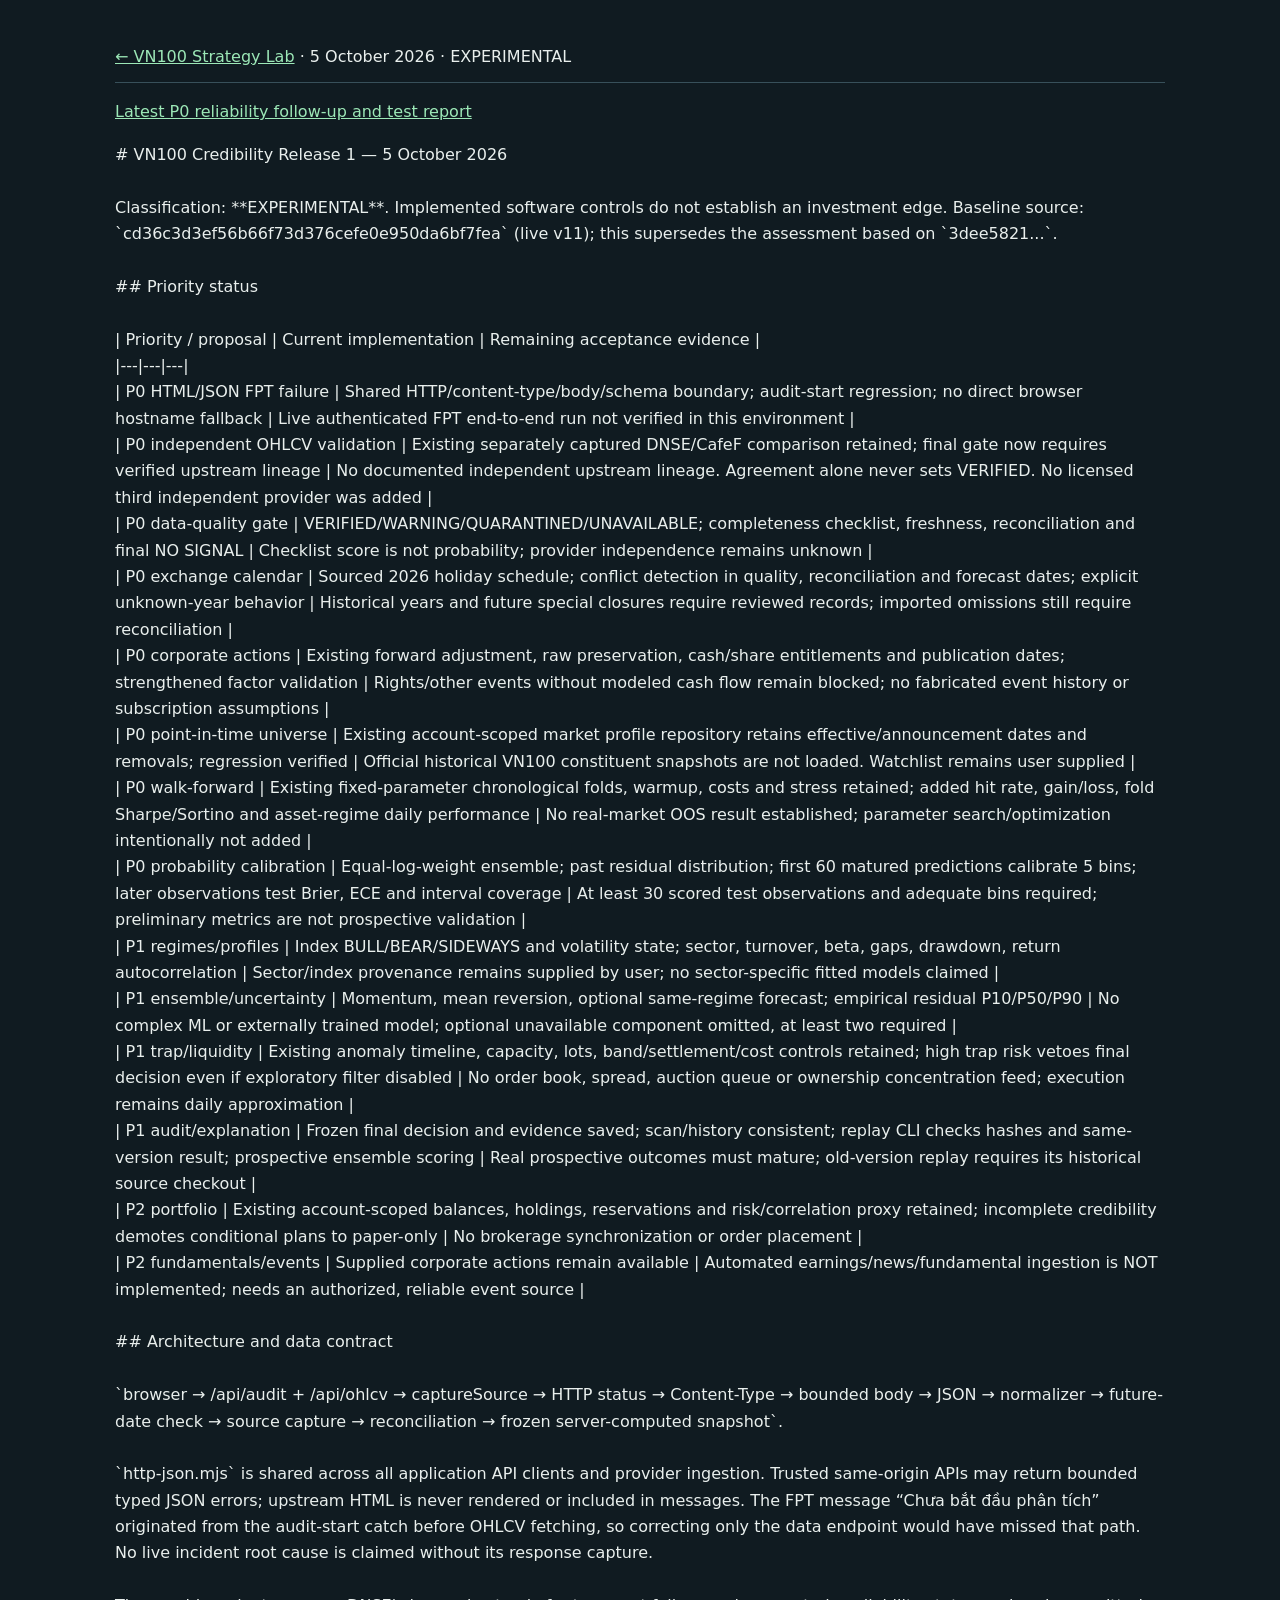
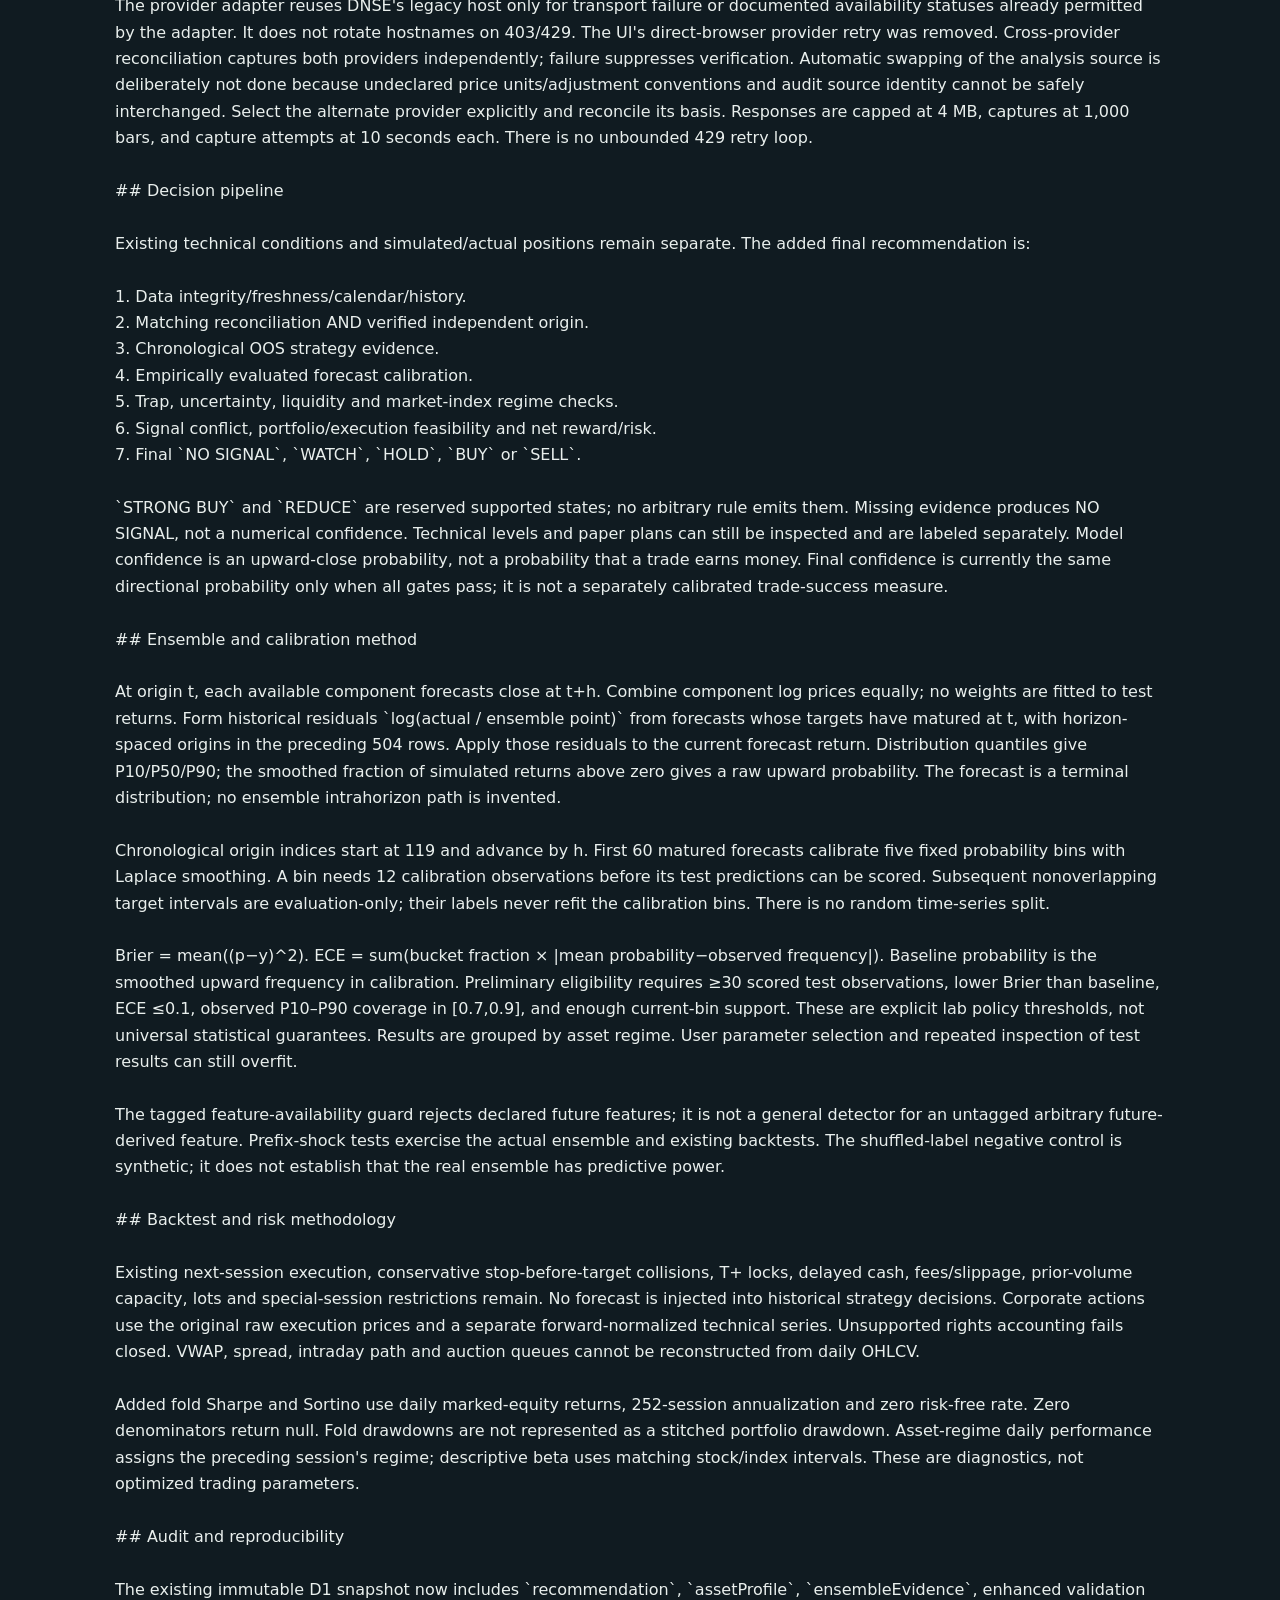
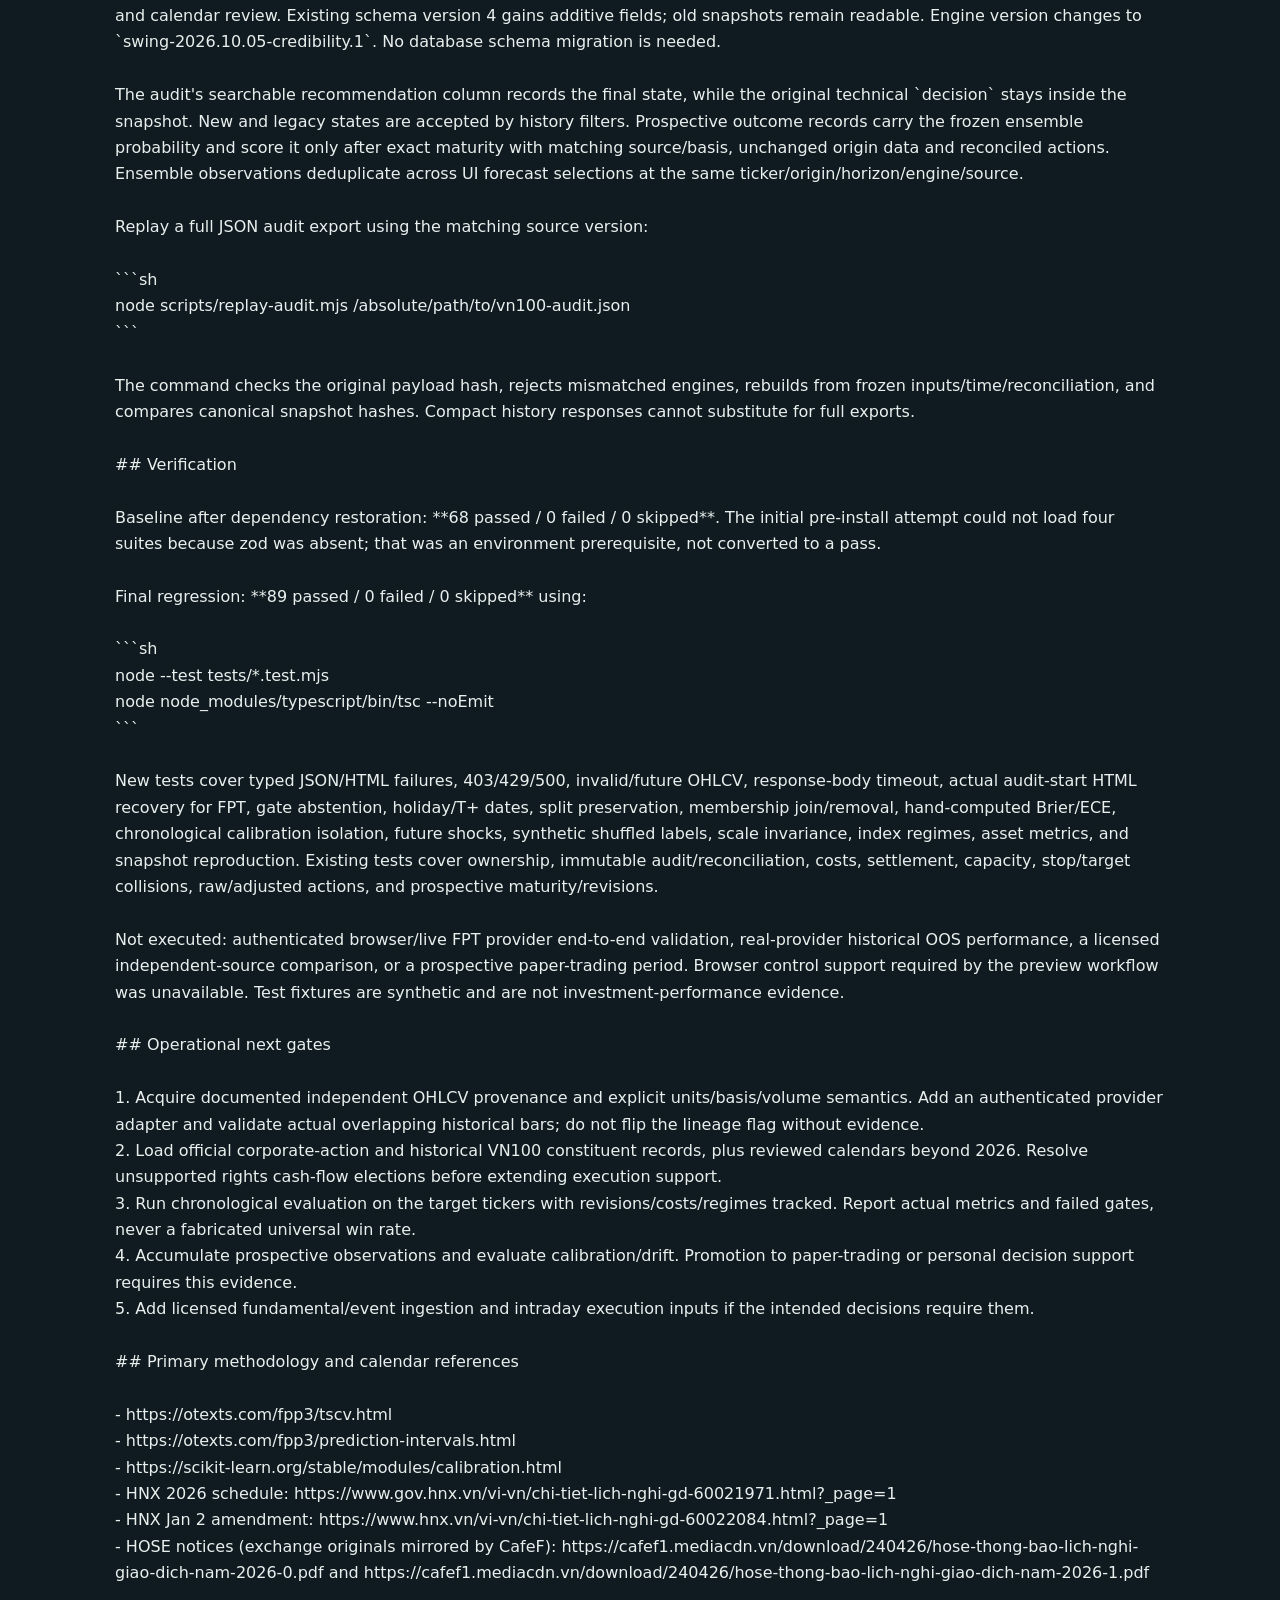
<file: Codex/public/lab/credibility-release.html>
<!doctype html><html lang="en"><meta charset="utf-8"><meta name="viewport" content="width=device-width,initial-scale=1"><title>VN100 Credibility Release 1</title><style>body{margin:0;background:#101b21;color:#e9efed;font:16px/1.65 system-ui}main{max-width:1050px;margin:auto;padding:32px}a{color:#9ce8b7}pre{white-space:pre-wrap;overflow-wrap:anywhere;font:inherit}nav{position:sticky;top:0;background:#101b21;padding:12px 0;border-bottom:1px solid #38505a}</style><main><nav><a href="./index.html">← VN100 Strategy Lab</a> · 5 October 2026 · EXPERIMENTAL</nav><p><a href="./p0-reliability.html">Latest P0 reliability follow-up and test report</a></p><pre># VN100 Credibility Release 1 — 5 October 2026

Classification: **EXPERIMENTAL**. Implemented software controls do not establish an investment edge. Baseline source: `cd36c3d3ef56b66f73d376cefe0e950da6bf7fea` (live v11); this supersedes the assessment based on `3dee5821...`.

## Priority status

| Priority / proposal | Current implementation | Remaining acceptance evidence |
|---|---|---|
| P0 HTML/JSON FPT failure | Shared HTTP/content-type/body/schema boundary; audit-start regression; no direct browser hostname fallback | Live authenticated FPT end-to-end run not verified in this environment |
| P0 independent OHLCV validation | Existing separately captured DNSE/CafeF comparison retained; final gate now requires verified upstream lineage | No documented independent upstream lineage. Agreement alone never sets VERIFIED. No licensed third independent provider was added |
| P0 data-quality gate | VERIFIED/WARNING/QUARANTINED/UNAVAILABLE; completeness checklist, freshness, reconciliation and final NO SIGNAL | Checklist score is not probability; provider independence remains unknown |
| P0 exchange calendar | Sourced 2026 holiday schedule; conflict detection in quality, reconciliation and forecast dates; explicit unknown-year behavior | Historical years and future special closures require reviewed records; imported omissions still require reconciliation |
| P0 corporate actions | Existing forward adjustment, raw preservation, cash/share entitlements and publication dates; strengthened factor validation | Rights/other events without modeled cash flow remain blocked; no fabricated event history or subscription assumptions |
| P0 point-in-time universe | Existing account-scoped market profile repository retains effective/announcement dates and removals; regression verified | Official historical VN100 constituent snapshots are not loaded. Watchlist remains user supplied |
| P0 walk-forward | Existing fixed-parameter chronological folds, warmup, costs and stress retained; added hit rate, gain/loss, fold Sharpe/Sortino and asset-regime daily performance | No real-market OOS result established; parameter search/optimization intentionally not added |
| P0 probability calibration | Equal-log-weight ensemble; past residual distribution; first 60 matured predictions calibrate 5 bins; later observations test Brier, ECE and interval coverage | At least 30 scored test observations and adequate bins required; preliminary metrics are not prospective validation |
| P1 regimes/profiles | Index BULL/BEAR/SIDEWAYS and volatility state; sector, turnover, beta, gaps, drawdown, return autocorrelation | Sector/index provenance remains supplied by user; no sector-specific fitted models claimed |
| P1 ensemble/uncertainty | Momentum, mean reversion, optional same-regime forecast; empirical residual P10/P50/P90 | No complex ML or externally trained model; optional unavailable component omitted, at least two required |
| P1 trap/liquidity | Existing anomaly timeline, capacity, lots, band/settlement/cost controls retained; high trap risk vetoes final decision even if exploratory filter disabled | No order book, spread, auction queue or ownership concentration feed; execution remains daily approximation |
| P1 audit/explanation | Frozen final decision and evidence saved; scan/history consistent; replay CLI checks hashes and same-version result; prospective ensemble scoring | Real prospective outcomes must mature; old-version replay requires its historical source checkout |
| P2 portfolio | Existing account-scoped balances, holdings, reservations and risk/correlation proxy retained; incomplete credibility demotes conditional plans to paper-only | No brokerage synchronization or order placement |
| P2 fundamentals/events | Supplied corporate actions remain available | Automated earnings/news/fundamental ingestion is NOT implemented; needs an authorized, reliable event source |

## Architecture and data contract

`browser → /api/audit + /api/ohlcv → captureSource → HTTP status → Content-Type → bounded body → JSON → normalizer → future-date check → source capture → reconciliation → frozen server-computed snapshot`.

`http-json.mjs` is shared across all application API clients and provider ingestion. Trusted same-origin APIs may return bounded typed JSON errors; upstream HTML is never rendered or included in messages. The FPT message “Chưa bắt đầu phân tích” originated from the audit-start catch before OHLCV fetching, so correcting only the data endpoint would have missed that path. No live incident root cause is claimed without its response capture.

The provider adapter reuses DNSE&#x27;s legacy host only for transport failure or documented availability statuses already permitted by the adapter. It does not rotate hostnames on 403/429. The UI&#x27;s direct-browser provider retry was removed. Cross-provider reconciliation captures both providers independently; failure suppresses verification. Automatic swapping of the analysis source is deliberately not done because undeclared price units/adjustment conventions and audit source identity cannot be safely interchanged. Select the alternate provider explicitly and reconcile its basis. Responses are capped at 4 MB, captures at 1,000 bars, and capture attempts at 10 seconds each. There is no unbounded 429 retry loop.

## Decision pipeline

Existing technical conditions and simulated/actual positions remain separate. The added final recommendation is:

1. Data integrity/freshness/calendar/history.
2. Matching reconciliation AND verified independent origin.
3. Chronological OOS strategy evidence.
4. Empirically evaluated forecast calibration.
5. Trap, uncertainty, liquidity and market-index regime checks.
6. Signal conflict, portfolio/execution feasibility and net reward/risk.
7. Final `NO SIGNAL`, `WATCH`, `HOLD`, `BUY` or `SELL`.

`STRONG BUY` and `REDUCE` are reserved supported states; no arbitrary rule emits them. Missing evidence produces NO SIGNAL, not a numerical confidence. Technical levels and paper plans can still be inspected and are labeled separately. Model confidence is an upward-close probability, not a probability that a trade earns money. Final confidence is currently the same directional probability only when all gates pass; it is not a separately calibrated trade-success measure.

## Ensemble and calibration method

At origin t, each available component forecasts close at t+h. Combine component log prices equally; no weights are fitted to test returns. Form historical residuals `log(actual / ensemble point)` from forecasts whose targets have matured at t, with horizon-spaced origins in the preceding 504 rows. Apply those residuals to the current forecast return. Distribution quantiles give P10/P50/P90; the smoothed fraction of simulated returns above zero gives a raw upward probability. The forecast is a terminal distribution; no ensemble intrahorizon path is invented.

Chronological origin indices start at 119 and advance by h. First 60 matured forecasts calibrate five fixed probability bins with Laplace smoothing. A bin needs 12 calibration observations before its test predictions can be scored. Subsequent nonoverlapping target intervals are evaluation-only; their labels never refit the calibration bins. There is no random time-series split.

Brier = mean((p−y)^2). ECE = sum(bucket fraction × |mean probability−observed frequency|). Baseline probability is the smoothed upward frequency in calibration. Preliminary eligibility requires ≥30 scored test observations, lower Brier than baseline, ECE ≤0.1, observed P10–P90 coverage in [0.7,0.9], and enough current-bin support. These are explicit lab policy thresholds, not universal statistical guarantees. Results are grouped by asset regime. User parameter selection and repeated inspection of test results can still overfit.

The tagged feature-availability guard rejects declared future features; it is not a general detector for an untagged arbitrary future-derived feature. Prefix-shock tests exercise the actual ensemble and existing backtests. The shuffled-label negative control is synthetic; it does not establish that the real ensemble has predictive power.

## Backtest and risk methodology

Existing next-session execution, conservative stop-before-target collisions, T+ locks, delayed cash, fees/slippage, prior-volume capacity, lots and special-session restrictions remain. No forecast is injected into historical strategy decisions. Corporate actions use the original raw execution prices and a separate forward-normalized technical series. Unsupported rights accounting fails closed. VWAP, spread, intraday path and auction queues cannot be reconstructed from daily OHLCV.

Added fold Sharpe and Sortino use daily marked-equity returns, 252-session annualization and zero risk-free rate. Zero denominators return null. Fold drawdowns are not represented as a stitched portfolio drawdown. Asset-regime daily performance assigns the preceding session&#x27;s regime; descriptive beta uses matching stock/index intervals. These are diagnostics, not optimized trading parameters.

## Audit and reproducibility

The existing immutable D1 snapshot now includes `recommendation`, `assetProfile`, `ensembleEvidence`, enhanced validation and calendar review. Existing schema version 4 gains additive fields; old snapshots remain readable. Engine version changes to `swing-2026.10.05-credibility.1`. No database schema migration is needed.

The audit&#x27;s searchable recommendation column records the final state, while the original technical `decision` stays inside the snapshot. New and legacy states are accepted by history filters. Prospective outcome records carry the frozen ensemble probability and score it only after exact maturity with matching source/basis, unchanged origin data and reconciled actions. Ensemble observations deduplicate across UI forecast selections at the same ticker/origin/horizon/engine/source.

Replay a full JSON audit export using the matching source version:

```sh
node scripts/replay-audit.mjs /absolute/path/to/vn100-audit.json
```

The command checks the original payload hash, rejects mismatched engines, rebuilds from frozen inputs/time/reconciliation, and compares canonical snapshot hashes. Compact history responses cannot substitute for full exports.

## Verification

Baseline after dependency restoration: **68 passed / 0 failed / 0 skipped**. The initial pre-install attempt could not load four suites because zod was absent; that was an environment prerequisite, not converted to a pass.

Final regression: **89 passed / 0 failed / 0 skipped** using:

```sh
node --test tests/*.test.mjs
node node_modules/typescript/bin/tsc --noEmit
```

New tests cover typed JSON/HTML failures, 403/429/500, invalid/future OHLCV, response-body timeout, actual audit-start HTML recovery for FPT, gate abstention, holiday/T+ dates, split preservation, membership join/removal, hand-computed Brier/ECE, chronological calibration isolation, future shocks, synthetic shuffled labels, scale invariance, index regimes, asset metrics, and snapshot reproduction. Existing tests cover ownership, immutable audit/reconciliation, costs, settlement, capacity, stop/target collisions, raw/adjusted actions, and prospective maturity/revisions.

Not executed: authenticated browser/live FPT provider end-to-end validation, real-provider historical OOS performance, a licensed independent-source comparison, or a prospective paper-trading period. Browser control support required by the preview workflow was unavailable. Test fixtures are synthetic and are not investment-performance evidence.

## Operational next gates

1. Acquire documented independent OHLCV provenance and explicit units/basis/volume semantics. Add an authenticated provider adapter and validate actual overlapping historical bars; do not flip the lineage flag without evidence.
2. Load official corporate-action and historical VN100 constituent records, plus reviewed calendars beyond 2026. Resolve unsupported rights cash-flow elections before extending execution support.
3. Run chronological evaluation on the target tickers with revisions/costs/regimes tracked. Report actual metrics and failed gates, never a fabricated universal win rate.
4. Accumulate prospective observations and evaluate calibration/drift. Promotion to paper-trading or personal decision support requires this evidence.
5. Add licensed fundamental/event ingestion and intraday execution inputs if the intended decisions require them.

## Primary methodology and calendar references

- https://otexts.com/fpp3/tscv.html
- https://otexts.com/fpp3/prediction-intervals.html
- https://scikit-learn.org/stable/modules/calibration.html
- HNX 2026 schedule: https://www.gov.hnx.vn/vi-vn/chi-tiet-lich-nghi-gd-60021971.html?_page=1
- HNX Jan 2 amendment: https://www.hnx.vn/vi-vn/chi-tiet-lich-nghi-gd-60022084.html?_page=1
- HOSE notices (exchange originals mirrored by CafeF): https://cafef1.mediacdn.vn/download/240426/hose-thong-bao-lich-nghi-giao-dich-nam-2026-0.pdf and https://cafef1.mediacdn.vn/download/240426/hose-thong-bao-lich-nghi-giao-dich-nam-2026-1.pdf
</pre></main></html>
</file>
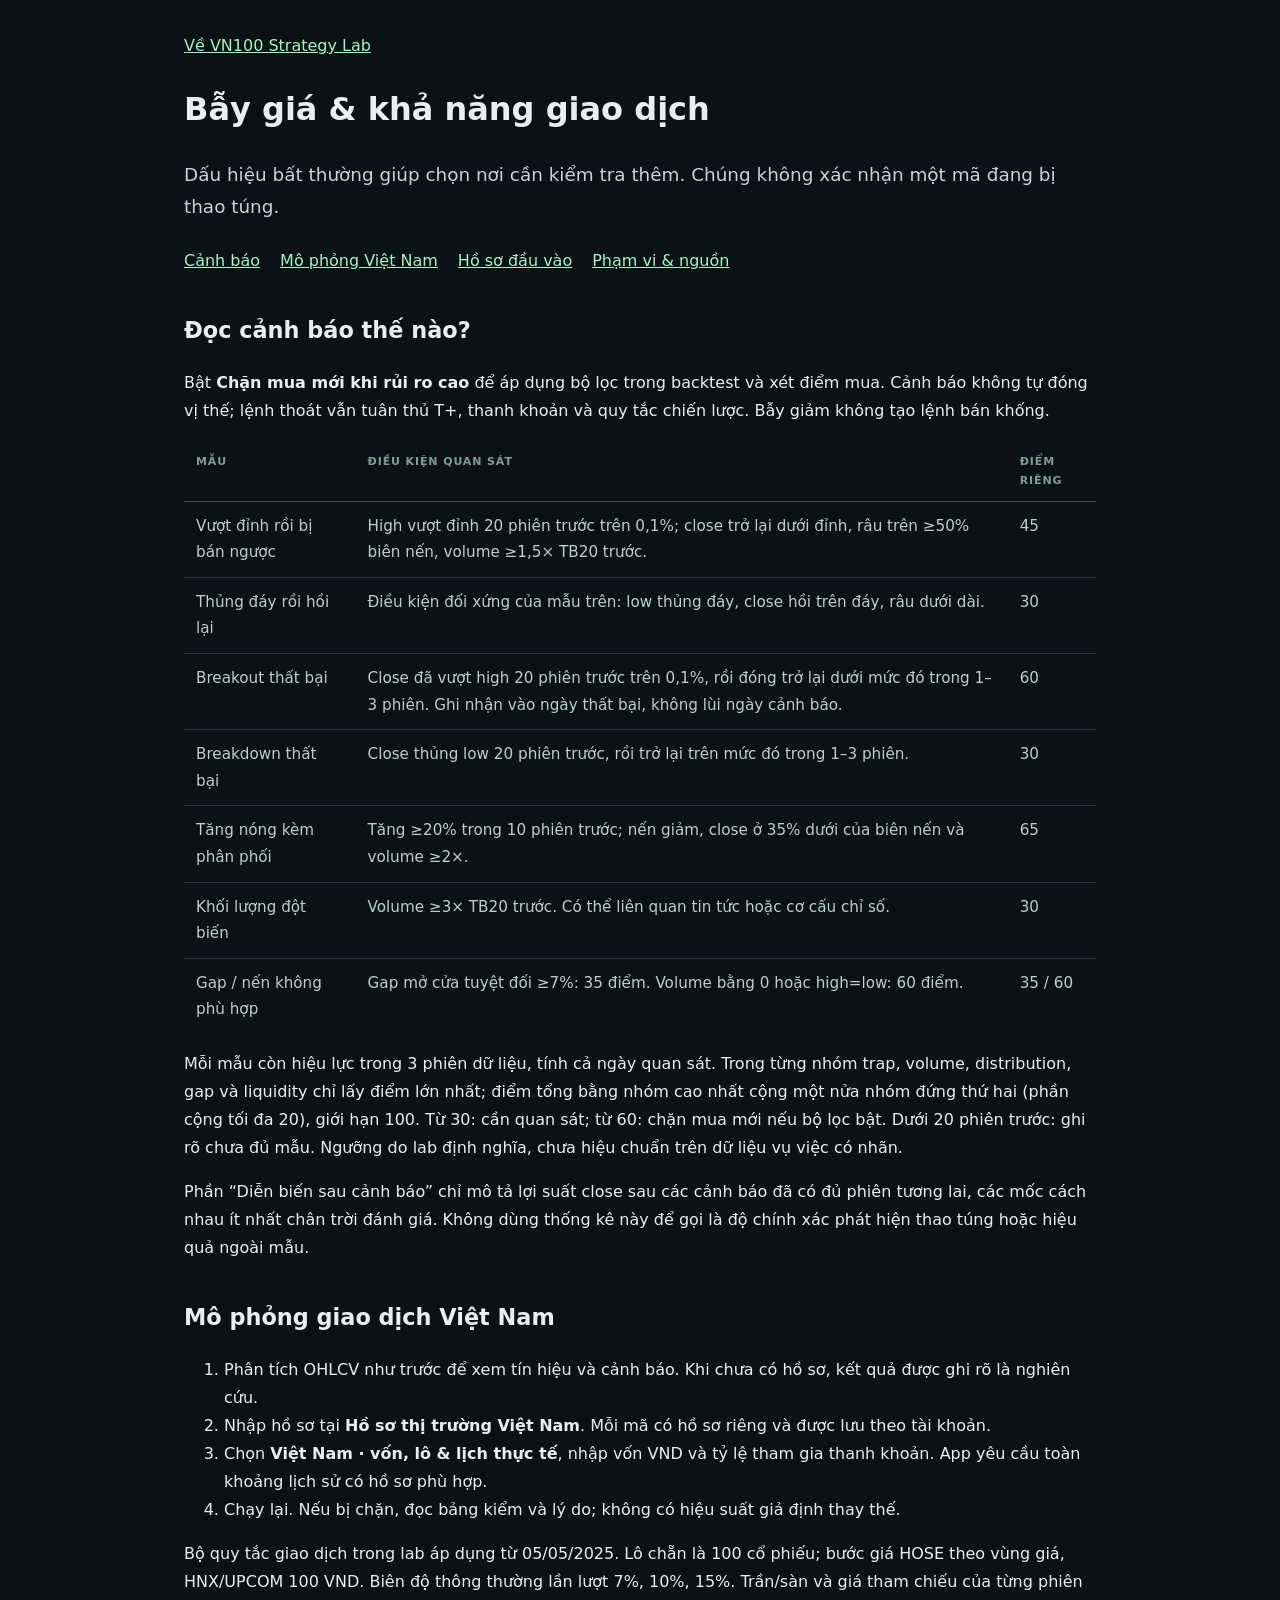
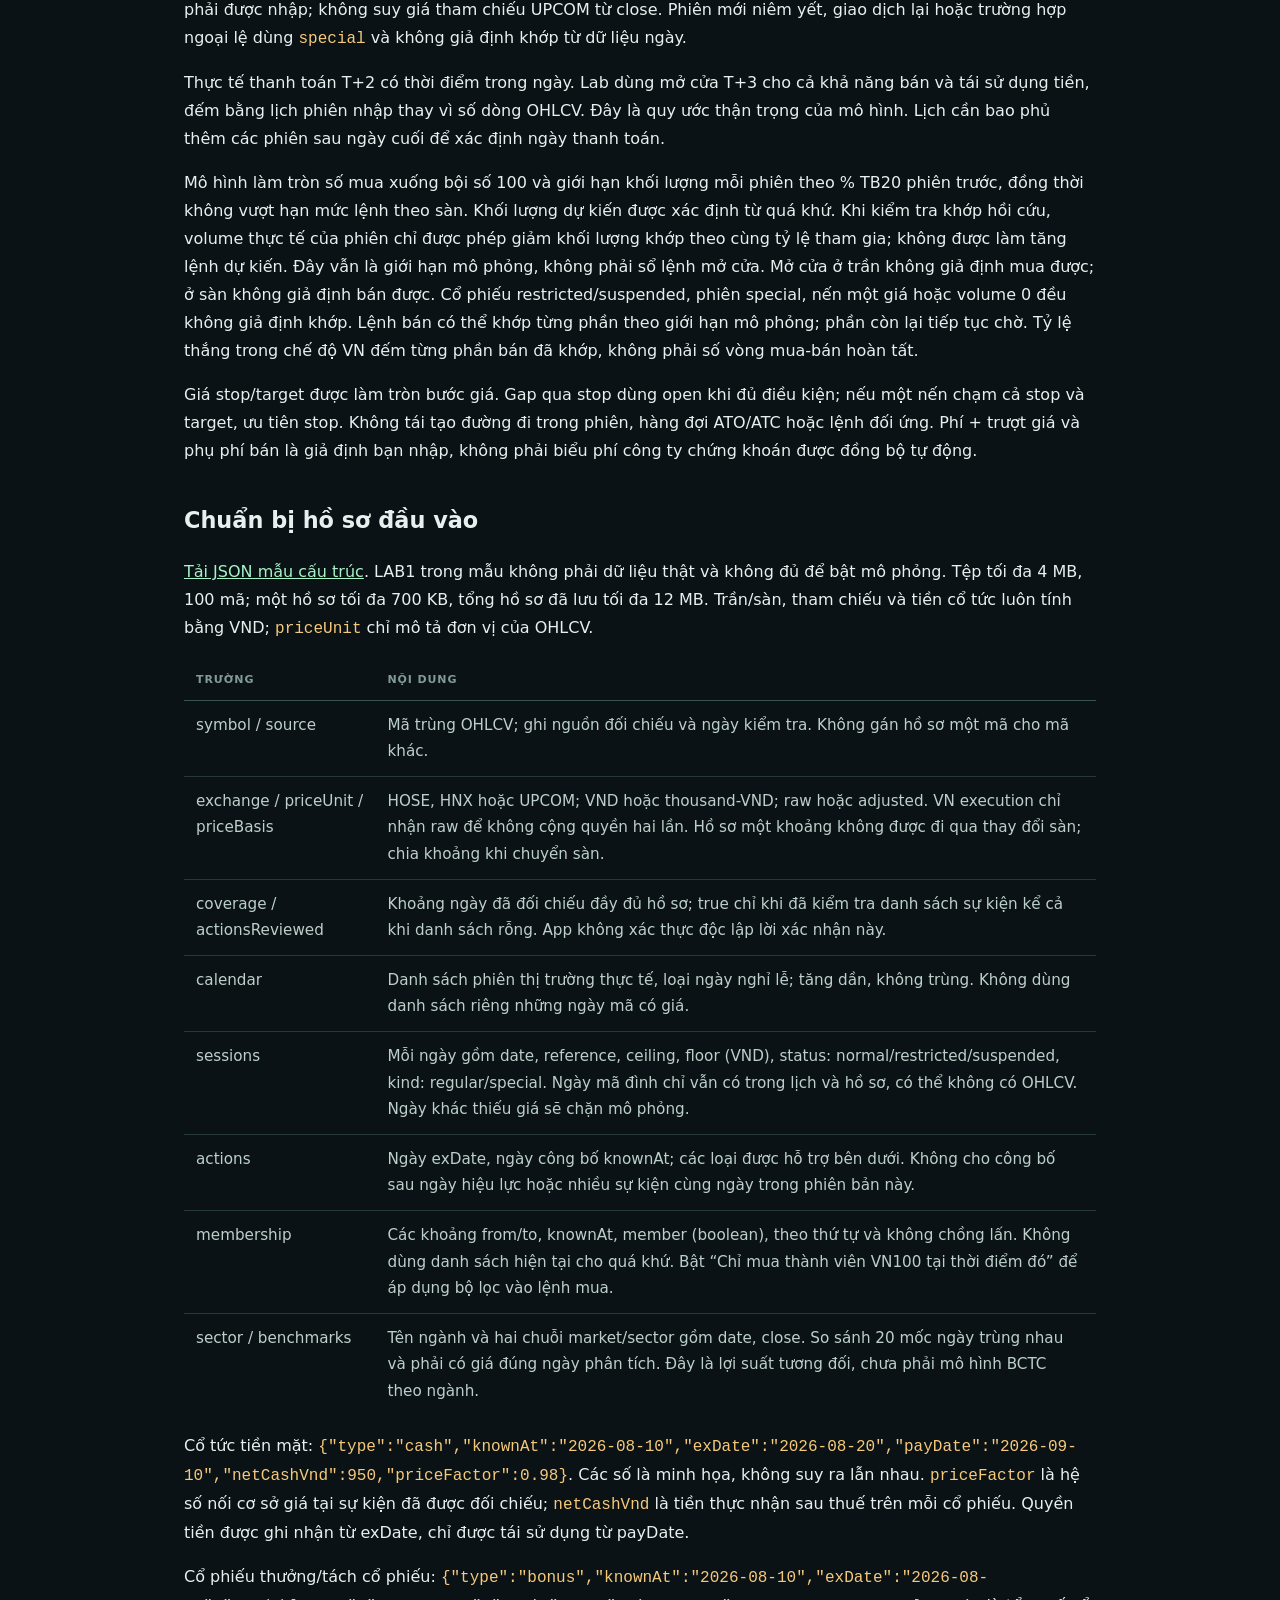
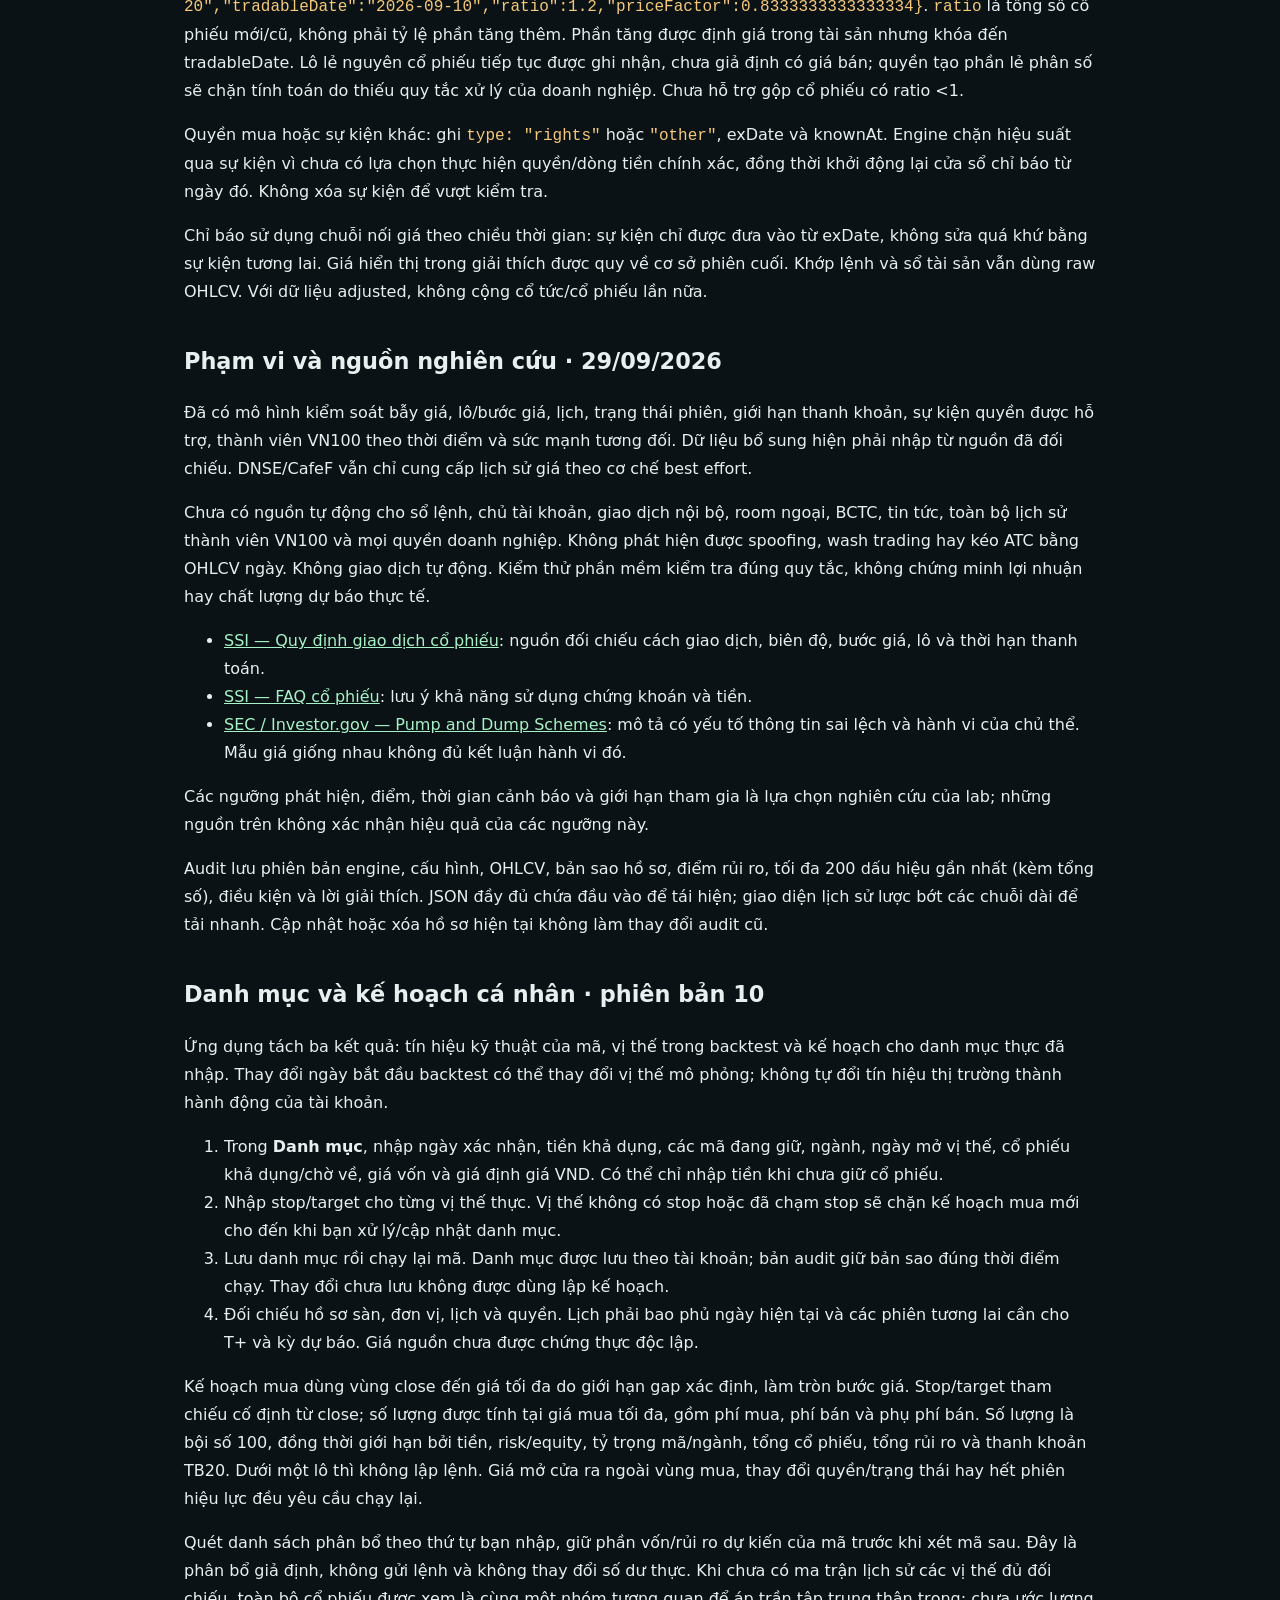
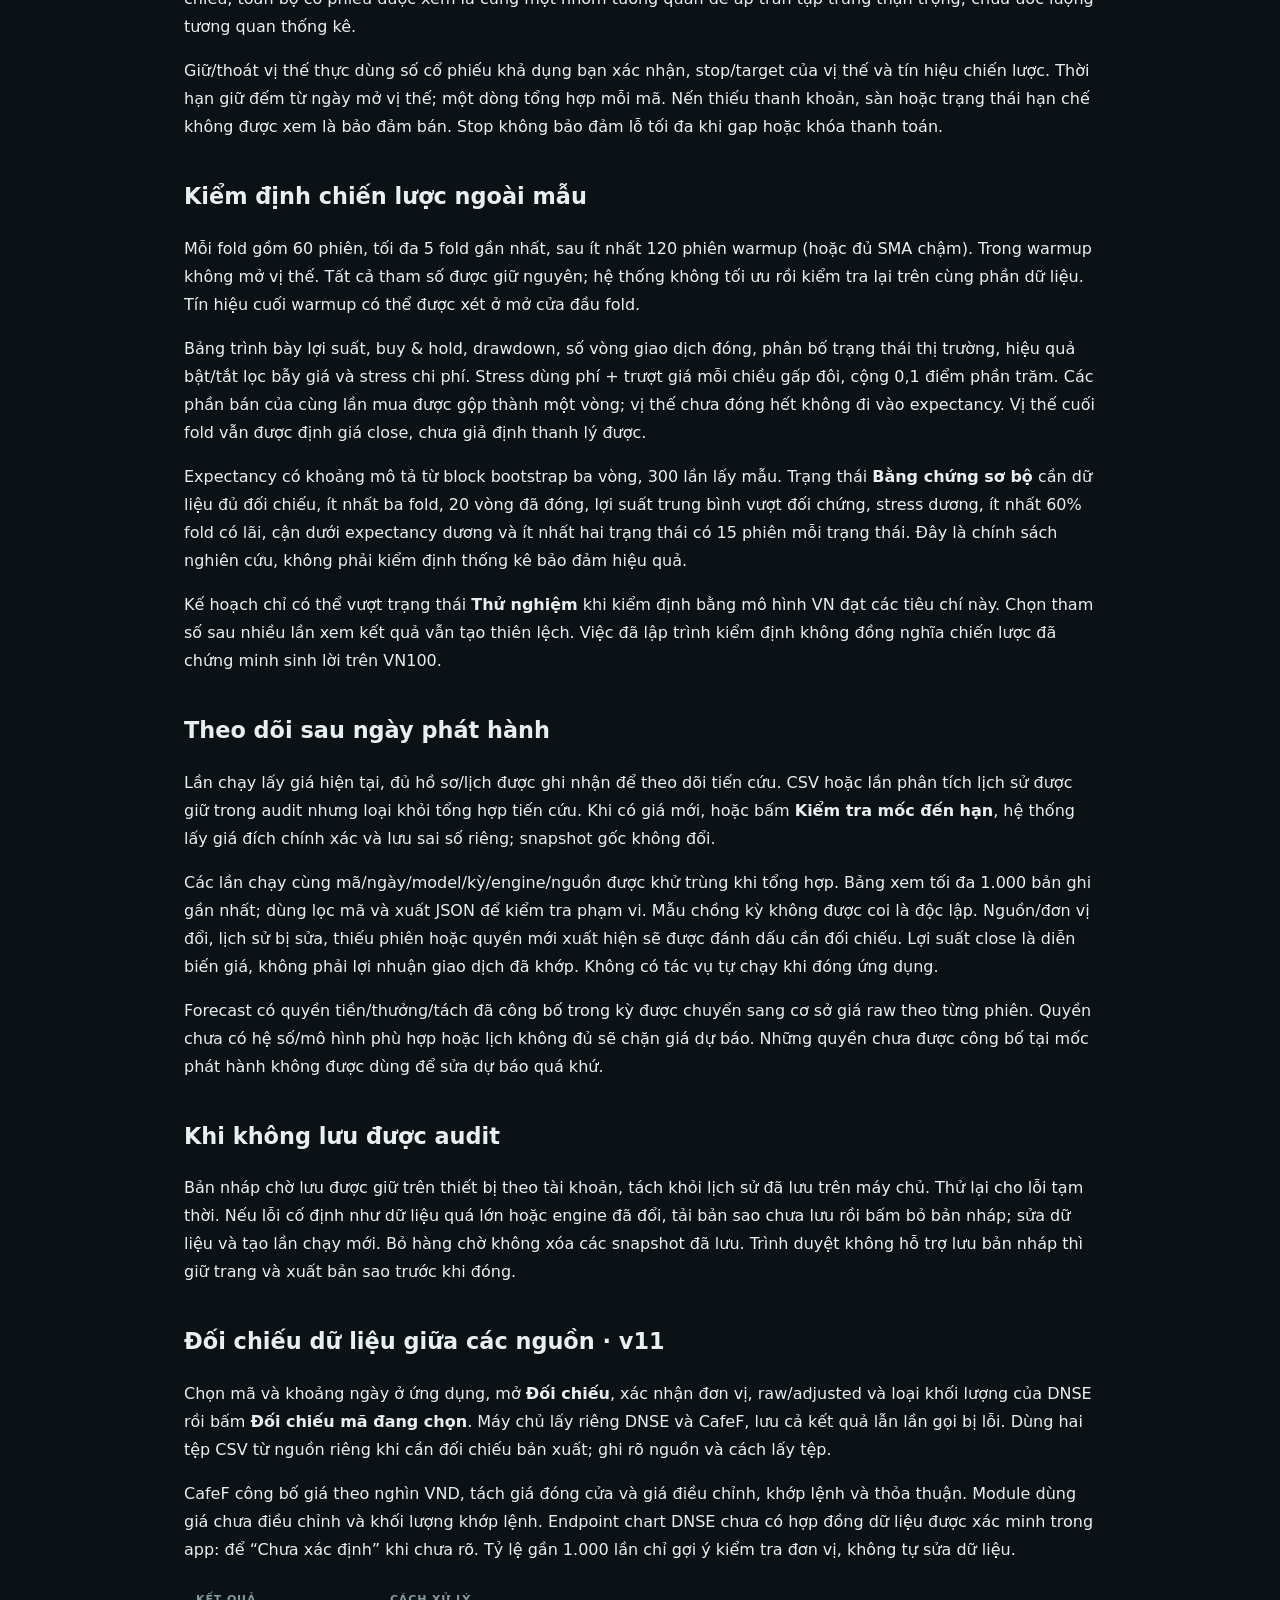
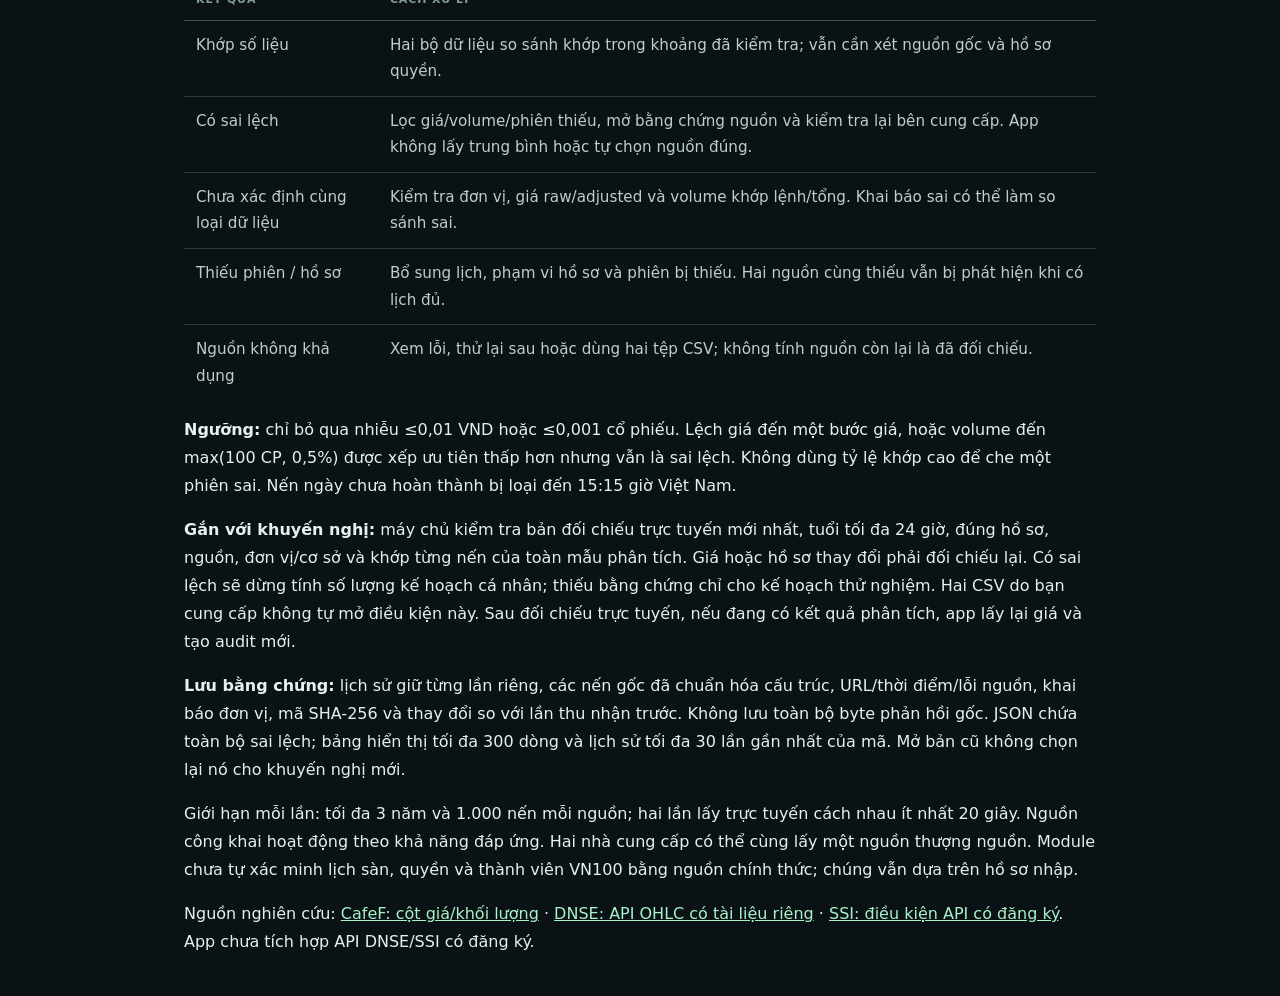
<file: Codex/public/lab/market-guide.html>
<!doctype html><html lang="vi"><head><meta charset="utf-8"><meta name="viewport" content="width=device-width,initial-scale=1"><meta name="color-scheme" content="dark"><title>Bẫy giá & quy tắc Việt Nam · VN100 Strategy Lab</title><link rel="stylesheet" href="./style.css"></head><body><main class="guide">
<a href="./index.html">Về VN100 Strategy Lab</a>
<h1>Bẫy giá & khả năng giao dịch</h1><p class="lead">Dấu hiệu bất thường giúp chọn nơi cần kiểm tra thêm. Chúng không xác nhận một mã đang bị thao túng.</p>
<nav aria-label="Nội dung hướng dẫn"><a href="#risk">Cảnh báo</a><a href="#execution">Mô phỏng Việt Nam</a><a href="#data">Hồ sơ đầu vào</a><a href="#limits">Phạm vi & nguồn</a></nav>
<h2 id="risk">Đọc cảnh báo thế nào?</h2>
<p>Bật <strong>Chặn mua mới khi rủi ro cao</strong> để áp dụng bộ lọc trong backtest và xét điểm mua. Cảnh báo không tự đóng vị thế; lệnh thoát vẫn tuân thủ T+, thanh khoản và quy tắc chiến lược. Bẫy giảm không tạo lệnh bán khống.</p>
<div class="table-scroll"><table><thead><tr><th>Mẫu</th><th>Điều kiện quan sát</th><th>Điểm riêng</th></tr></thead><tbody>
<tr><td>Vượt đỉnh rồi bị bán ngược</td><td>High vượt đỉnh 20 phiên trước trên 0,1%; close trở lại dưới đỉnh, râu trên ≥50% biên nến, volume ≥1,5× TB20 trước.</td><td>45</td></tr>
<tr><td>Thủng đáy rồi hồi lại</td><td>Điều kiện đối xứng của mẫu trên: low thủng đáy, close hồi trên đáy, râu dưới dài.</td><td>30</td></tr>
<tr><td>Breakout thất bại</td><td>Close đã vượt high 20 phiên trước trên 0,1%, rồi đóng trở lại dưới mức đó trong 1–3 phiên. Ghi nhận vào ngày thất bại, không lùi ngày cảnh báo.</td><td>60</td></tr>
<tr><td>Breakdown thất bại</td><td>Close thủng low 20 phiên trước, rồi trở lại trên mức đó trong 1–3 phiên.</td><td>30</td></tr>
<tr><td>Tăng nóng kèm phân phối</td><td>Tăng ≥20% trong 10 phiên trước; nến giảm, close ở 35% dưới của biên nến và volume ≥2×.</td><td>65</td></tr>
<tr><td>Khối lượng đột biến</td><td>Volume ≥3× TB20 trước. Có thể liên quan tin tức hoặc cơ cấu chỉ số.</td><td>30</td></tr>
<tr><td>Gap / nến không phù hợp</td><td>Gap mở cửa tuyệt đối ≥7%: 35 điểm. Volume bằng 0 hoặc high=low: 60 điểm.</td><td>35 / 60</td></tr>
</tbody></table></div>
<p>Mỗi mẫu còn hiệu lực trong 3 phiên dữ liệu, tính cả ngày quan sát. Trong từng nhóm trap, volume, distribution, gap và liquidity chỉ lấy điểm lớn nhất; điểm tổng bằng nhóm cao nhất cộng một nửa nhóm đứng thứ hai (phần cộng tối đa 20), giới hạn 100. Từ 30: cần quan sát; từ 60: chặn mua mới nếu bộ lọc bật. Dưới 20 phiên trước: ghi rõ chưa đủ mẫu. Ngưỡng do lab định nghĩa, chưa hiệu chuẩn trên dữ liệu vụ việc có nhãn.</p>
<p>Phần “Diễn biến sau cảnh báo” chỉ mô tả lợi suất close sau các cảnh báo đã có đủ phiên tương lai, các mốc cách nhau ít nhất chân trời đánh giá. Không dùng thống kê này để gọi là độ chính xác phát hiện thao túng hoặc hiệu quả ngoài mẫu.</p>
<h2 id="execution">Mô phỏng giao dịch Việt Nam</h2>
<ol><li>Phân tích OHLCV như trước để xem tín hiệu và cảnh báo. Khi chưa có hồ sơ, kết quả được ghi rõ là nghiên cứu.</li><li>Nhập hồ sơ tại <strong>Hồ sơ thị trường Việt Nam</strong>. Mỗi mã có hồ sơ riêng và được lưu theo tài khoản.</li><li>Chọn <strong>Việt Nam · vốn, lô & lịch thực tế</strong>, nhập vốn VND và tỷ lệ tham gia thanh khoản. App yêu cầu toàn khoảng lịch sử có hồ sơ phù hợp.</li><li>Chạy lại. Nếu bị chặn, đọc bảng kiểm và lý do; không có hiệu suất giả định thay thế.</li></ol>
<p>Bộ quy tắc giao dịch trong lab áp dụng từ 05/05/2025. Lô chẵn là 100 cổ phiếu; bước giá HOSE theo vùng giá, HNX/UPCOM 100 VND. Biên độ thông thường lần lượt 7%, 10%, 15%. Trần/sàn và giá tham chiếu của từng phiên phải được nhập; không suy giá tham chiếu UPCOM từ close. Phiên mới niêm yết, giao dịch lại hoặc trường hợp ngoại lệ dùng <code>special</code> và không giả định khớp từ dữ liệu ngày.</p>
<p>Thực tế thanh toán T+2 có thời điểm trong ngày. Lab dùng mở cửa T+3 cho cả khả năng bán và tái sử dụng tiền, đếm bằng lịch phiên nhập thay vì số dòng OHLCV. Đây là quy ước thận trọng của mô hình. Lịch cần bao phủ thêm các phiên sau ngày cuối để xác định ngày thanh toán.</p>
<p>Mô hình làm tròn số mua xuống bội số 100 và giới hạn khối lượng mỗi phiên theo % TB20 phiên trước, đồng thời không vượt hạn mức lệnh theo sàn. Khối lượng dự kiến được xác định từ quá khứ. Khi kiểm tra khớp hồi cứu, volume thực tế của phiên chỉ được phép giảm khối lượng khớp theo cùng tỷ lệ tham gia; không được làm tăng lệnh dự kiến. Đây vẫn là giới hạn mô phỏng, không phải sổ lệnh mở cửa. Mở cửa ở trần không giả định mua được; ở sàn không giả định bán được. Cổ phiếu restricted/suspended, phiên special, nến một giá hoặc volume 0 đều không giả định khớp. Lệnh bán có thể khớp từng phần theo giới hạn mô phỏng; phần còn lại tiếp tục chờ. Tỷ lệ thắng trong chế độ VN đếm từng phần bán đã khớp, không phải số vòng mua-bán hoàn tất.</p>
<p>Giá stop/target được làm tròn bước giá. Gap qua stop dùng open khi đủ điều kiện; nếu một nến chạm cả stop và target, ưu tiên stop. Không tái tạo đường đi trong phiên, hàng đợi ATO/ATC hoặc lệnh đối ứng. Phí + trượt giá và phụ phí bán là giả định bạn nhập, không phải biểu phí công ty chứng khoán được đồng bộ tự động.</p>
<h2 id="data">Chuẩn bị hồ sơ đầu vào</h2>
<p><a href="./market-context-example.json" download>Tải JSON mẫu cấu trúc</a>. LAB1 trong mẫu không phải dữ liệu thật và không đủ để bật mô phỏng. Tệp tối đa 4 MB, 100 mã; một hồ sơ tối đa 700 KB, tổng hồ sơ đã lưu tối đa 12 MB. Trần/sàn, tham chiếu và tiền cổ tức luôn tính bằng VND; <code>priceUnit</code> chỉ mô tả đơn vị của OHLCV.</p>
<div class="table-scroll"><table><thead><tr><th>Trường</th><th>Nội dung</th></tr></thead><tbody>
<tr><td>symbol / source</td><td>Mã trùng OHLCV; ghi nguồn đối chiếu và ngày kiểm tra. Không gán hồ sơ một mã cho mã khác.</td></tr>
<tr><td>exchange / priceUnit / priceBasis</td><td>HOSE, HNX hoặc UPCOM; VND hoặc thousand-VND; raw hoặc adjusted. VN execution chỉ nhận raw để không cộng quyền hai lần. Hồ sơ một khoảng không được đi qua thay đổi sàn; chia khoảng khi chuyển sàn.</td></tr>
<tr><td>coverage / actionsReviewed</td><td>Khoảng ngày đã đối chiếu đầy đủ hồ sơ; true chỉ khi đã kiểm tra danh sách sự kiện kể cả khi danh sách rỗng. App không xác thực độc lập lời xác nhận này.</td></tr>
<tr><td>calendar</td><td>Danh sách phiên thị trường thực tế, loại ngày nghỉ lễ; tăng dần, không trùng. Không dùng danh sách riêng những ngày mã có giá.</td></tr>
<tr><td>sessions</td><td>Mỗi ngày gồm date, reference, ceiling, floor (VND), status: normal/restricted/suspended, kind: regular/special. Ngày mã đình chỉ vẫn có trong lịch và hồ sơ, có thể không có OHLCV. Ngày khác thiếu giá sẽ chặn mô phỏng.</td></tr>
<tr><td>actions</td><td>Ngày exDate, ngày công bố knownAt; các loại được hỗ trợ bên dưới. Không cho công bố sau ngày hiệu lực hoặc nhiều sự kiện cùng ngày trong phiên bản này.</td></tr>
<tr><td>membership</td><td>Các khoảng from/to, knownAt, member (boolean), theo thứ tự và không chồng lấn. Không dùng danh sách hiện tại cho quá khứ. Bật “Chỉ mua thành viên VN100 tại thời điểm đó” để áp dụng bộ lọc vào lệnh mua.</td></tr>
<tr><td>sector / benchmarks</td><td>Tên ngành và hai chuỗi market/sector gồm date, close. So sánh 20 mốc ngày trùng nhau và phải có giá đúng ngày phân tích. Đây là lợi suất tương đối, chưa phải mô hình BCTC theo ngành.</td></tr>
</tbody></table></div>
<p>Cổ tức tiền mặt: <code>{"type":"cash","knownAt":"2026-08-10","exDate":"2026-08-20","payDate":"2026-09-10","netCashVnd":950,"priceFactor":0.98}</code>. Các số là minh họa, không suy ra lẫn nhau. <code>priceFactor</code> là hệ số nối cơ sở giá tại sự kiện đã được đối chiếu; <code>netCashVnd</code> là tiền thực nhận sau thuế trên mỗi cổ phiếu. Quyền tiền được ghi nhận từ exDate, chỉ được tái sử dụng từ payDate.</p>
<p>Cổ phiếu thưởng/tách cổ phiếu: <code>{"type":"bonus","knownAt":"2026-08-10","exDate":"2026-08-20","tradableDate":"2026-09-10","ratio":1.2,"priceFactor":0.8333333333333334}</code>. <code>ratio</code> là tổng số cổ phiếu mới/cũ, không phải tỷ lệ phần tăng thêm. Phần tăng được định giá trong tài sản nhưng khóa đến tradableDate. Lô lẻ nguyên cổ phiếu tiếp tục được ghi nhận, chưa giả định có giá bán; quyền tạo phần lẻ phân số sẽ chặn tính toán do thiếu quy tắc xử lý của doanh nghiệp. Chưa hỗ trợ gộp cổ phiếu có ratio &lt;1.</p>
<p>Quyền mua hoặc sự kiện khác: ghi <code>type: "rights"</code> hoặc <code>"other"</code>, exDate và knownAt. Engine chặn hiệu suất qua sự kiện vì chưa có lựa chọn thực hiện quyền/dòng tiền chính xác, đồng thời khởi động lại cửa sổ chỉ báo từ ngày đó. Không xóa sự kiện để vượt kiểm tra.</p>
<p>Chỉ báo sử dụng chuỗi nối giá theo chiều thời gian: sự kiện chỉ được đưa vào từ exDate, không sửa quá khứ bằng sự kiện tương lai. Giá hiển thị trong giải thích được quy về cơ sở phiên cuối. Khớp lệnh và sổ tài sản vẫn dùng raw OHLCV. Với dữ liệu adjusted, không cộng cổ tức/cổ phiếu lần nữa.</p>
<h2 id="limits">Phạm vi và nguồn nghiên cứu · 29/09/2026</h2>
<p>Đã có mô hình kiểm soát bẫy giá, lô/bước giá, lịch, trạng thái phiên, giới hạn thanh khoản, sự kiện quyền được hỗ trợ, thành viên VN100 theo thời điểm và sức mạnh tương đối. Dữ liệu bổ sung hiện phải nhập từ nguồn đã đối chiếu. DNSE/CafeF vẫn chỉ cung cấp lịch sử giá theo cơ chế best effort.</p>
<p>Chưa có nguồn tự động cho sổ lệnh, chủ tài khoản, giao dịch nội bộ, room ngoại, BCTC, tin tức, toàn bộ lịch sử thành viên VN100 và mọi quyền doanh nghiệp. Không phát hiện được spoofing, wash trading hay kéo ATC bằng OHLCV ngày. Không giao dịch tự động. Kiểm thử phần mềm kiểm tra đúng quy tắc, không chứng minh lợi nhuận hay chất lượng dự báo thực tế.</p>
<ul><li><a href="https://www.ssi.com.vn/khach-hang-ca-nhan/quy-dinh-giao-dich/quy-dinh-giao-dich-co-phieu" target="_blank" rel="noopener">SSI — Quy định giao dịch cổ phiếu</a>: nguồn đối chiếu cách giao dịch, biên độ, bước giá, lô và thời hạn thanh toán.</li><li><a href="https://www.ssi.com.vn/khach-hang-ca-nhan/co-phieu-faq" target="_blank" rel="noopener">SSI — FAQ cổ phiếu</a>: lưu ý khả năng sử dụng chứng khoán và tiền.</li><li><a href="https://www.investor.gov/protect-your-investments/fraud/types-fraud/pump-and-dump-schemes" target="_blank" rel="noopener">SEC / Investor.gov — Pump and Dump Schemes</a>: mô tả có yếu tố thông tin sai lệch và hành vi của chủ thể. Mẫu giá giống nhau không đủ kết luận hành vi đó.</li></ul>
<p>Các ngưỡng phát hiện, điểm, thời gian cảnh báo và giới hạn tham gia là lựa chọn nghiên cứu của lab; những nguồn trên không xác nhận hiệu quả của các ngưỡng này.</p>
<p>Audit lưu phiên bản engine, cấu hình, OHLCV, bản sao hồ sơ, điểm rủi ro, tối đa 200 dấu hiệu gần nhất (kèm tổng số), điều kiện và lời giải thích. JSON đầy đủ chứa đầu vào để tái hiện; giao diện lịch sử lược bớt các chuỗi dài để tải nhanh. Cập nhật hoặc xóa hồ sơ hiện tại không làm thay đổi audit cũ.</p>

<section id="personal"><h2>Danh mục và kế hoạch cá nhân · phiên bản 10</h2>
<p>Ứng dụng tách ba kết quả: tín hiệu kỹ thuật của mã, vị thế trong backtest và kế hoạch cho danh mục thực đã nhập. Thay đổi ngày bắt đầu backtest có thể thay đổi vị thế mô phỏng; không tự đổi tín hiệu thị trường thành hành động của tài khoản.</p>
<ol><li>Trong <strong>Danh mục</strong>, nhập ngày xác nhận, tiền khả dụng, các mã đang giữ, ngành, ngày mở vị thế, cổ phiếu khả dụng/chờ về, giá vốn và giá định giá VND. Có thể chỉ nhập tiền khi chưa giữ cổ phiếu.</li><li>Nhập stop/target cho từng vị thế thực. Vị thế không có stop hoặc đã chạm stop sẽ chặn kế hoạch mua mới cho đến khi bạn xử lý/cập nhật danh mục.</li><li>Lưu danh mục rồi chạy lại mã. Danh mục được lưu theo tài khoản; bản audit giữ bản sao đúng thời điểm chạy. Thay đổi chưa lưu không được dùng lập kế hoạch.</li><li>Đối chiếu hồ sơ sàn, đơn vị, lịch và quyền. Lịch phải bao phủ ngày hiện tại và các phiên tương lai cần cho T+ và kỳ dự báo. Giá nguồn chưa được chứng thực độc lập.</li></ol>
<p>Kế hoạch mua dùng vùng close đến giá tối đa do giới hạn gap xác định, làm tròn bước giá. Stop/target tham chiếu cố định từ close; số lượng được tính tại giá mua tối đa, gồm phí mua, phí bán và phụ phí bán. Số lượng là bội số 100, đồng thời giới hạn bởi tiền, risk/equity, tỷ trọng mã/ngành, tổng cổ phiếu, tổng rủi ro và thanh khoản TB20. Dưới một lô thì không lập lệnh. Giá mở cửa ra ngoài vùng mua, thay đổi quyền/trạng thái hay hết phiên hiệu lực đều yêu cầu chạy lại.</p>
<p>Quét danh sách phân bổ theo thứ tự bạn nhập, giữ phần vốn/rủi ro dự kiến của mã trước khi xét mã sau. Đây là phân bổ giả định, không gửi lệnh và không thay đổi số dư thực. Khi chưa có ma trận lịch sử các vị thế đủ đối chiếu, toàn bộ cổ phiếu được xem là cùng một nhóm tương quan để áp trần tập trung thận trọng; chưa ước lượng tương quan thống kê.</p>
<p>Giữ/thoát vị thế thực dùng số cổ phiếu khả dụng bạn xác nhận, stop/target của vị thế và tín hiệu chiến lược. Thời hạn giữ đếm từ ngày mở vị thế; một dòng tổng hợp mỗi mã. Nến thiếu thanh khoản, sàn hoặc trạng thái hạn chế không được xem là bảo đảm bán. Stop không bảo đảm lỗ tối đa khi gap hoặc khóa thanh toán.</p></section>
<section id="validation"><h2>Kiểm định chiến lược ngoài mẫu</h2>
<p>Mỗi fold gồm 60 phiên, tối đa 5 fold gần nhất, sau ít nhất 120 phiên warmup (hoặc đủ SMA chậm). Trong warmup không mở vị thế. Tất cả tham số được giữ nguyên; hệ thống không tối ưu rồi kiểm tra lại trên cùng phần dữ liệu. Tín hiệu cuối warmup có thể được xét ở mở cửa đầu fold.</p>
<p>Bảng trình bày lợi suất, buy &amp; hold, drawdown, số vòng giao dịch đóng, phân bố trạng thái thị trường, hiệu quả bật/tắt lọc bẫy giá và stress chi phí. Stress dùng phí + trượt giá mỗi chiều gấp đôi, cộng 0,1 điểm phần trăm. Các phần bán của cùng lần mua được gộp thành một vòng; vị thế chưa đóng hết không đi vào expectancy. Vị thế cuối fold vẫn được định giá close, chưa giả định thanh lý được.</p>
<p>Expectancy có khoảng mô tả từ block bootstrap ba vòng, 300 lần lấy mẫu. Trạng thái <strong>Bằng chứng sơ bộ</strong> cần dữ liệu đủ đối chiếu, ít nhất ba fold, 20 vòng đã đóng, lợi suất trung bình vượt đối chứng, stress dương, ít nhất 60% fold có lãi, cận dưới expectancy dương và ít nhất hai trạng thái có 15 phiên mỗi trạng thái. Đây là chính sách nghiên cứu, không phải kiểm định thống kê bảo đảm hiệu quả.</p>
<p>Kế hoạch chỉ có thể vượt trạng thái <strong>Thử nghiệm</strong> khi kiểm định bằng mô hình VN đạt các tiêu chí này. Chọn tham số sau nhiều lần xem kết quả vẫn tạo thiên lệch. Việc đã lập trình kiểm định không đồng nghĩa chiến lược đã chứng minh sinh lời trên VN100.</p></section>
<section id="tracking"><h2>Theo dõi sau ngày phát hành</h2>
<p>Lần chạy lấy giá hiện tại, đủ hồ sơ/lịch được ghi nhận để theo dõi tiến cứu. CSV hoặc lần phân tích lịch sử được giữ trong audit nhưng loại khỏi tổng hợp tiến cứu. Khi có giá mới, hoặc bấm <strong>Kiểm tra mốc đến hạn</strong>, hệ thống lấy giá đích chính xác và lưu sai số riêng; snapshot gốc không đổi.</p>
<p>Các lần chạy cùng mã/ngày/model/kỳ/engine/nguồn được khử trùng khi tổng hợp. Bảng xem tối đa 1.000 bản ghi gần nhất; dùng lọc mã và xuất JSON để kiểm tra phạm vi. Mẫu chồng kỳ không được coi là độc lập. Nguồn/đơn vị đổi, lịch sử bị sửa, thiếu phiên hoặc quyền mới xuất hiện sẽ được đánh dấu cần đối chiếu. Lợi suất close là diễn biến giá, không phải lợi nhuận giao dịch đã khớp. Không có tác vụ tự chạy khi đóng ứng dụng.</p>
<p>Forecast có quyền tiền/thưởng/tách đã công bố trong kỳ được chuyển sang cơ sở giá raw theo từng phiên. Quyền chưa có hệ số/mô hình phù hợp hoặc lịch không đủ sẽ chặn giá dự báo. Những quyền chưa được công bố tại mốc phát hành không được dùng để sửa dự báo quá khứ.</p></section>
<section id="recovery"><h2>Khi không lưu được audit</h2>
<p>Bản nháp chờ lưu được giữ trên thiết bị theo tài khoản, tách khỏi lịch sử đã lưu trên máy chủ. Thử lại cho lỗi tạm thời. Nếu lỗi cố định như dữ liệu quá lớn hoặc engine đã đổi, tải bản sao chưa lưu rồi bấm bỏ bản nháp; sửa dữ liệu và tạo lần chạy mới. Bỏ hàng chờ không xóa các snapshot đã lưu. Trình duyệt không hỗ trợ lưu bản nháp thì giữ trang và xuất bản sao trước khi đóng.</p></section>
<section id="reconciliation"><h2>Đối chiếu dữ liệu giữa các nguồn · v11</h2><p>Chọn mã và khoảng ngày ở ứng dụng, mở <strong>Đối chiếu</strong>, xác nhận đơn vị, raw/adjusted và loại khối lượng của DNSE rồi bấm <strong>Đối chiếu mã đang chọn</strong>. Máy chủ lấy riêng DNSE và CafeF, lưu cả kết quả lẫn lần gọi bị lỗi. Dùng hai tệp CSV từ nguồn riêng khi cần đối chiếu bản xuất; ghi rõ nguồn và cách lấy tệp.</p><p>CafeF công bố giá theo nghìn VND, tách giá đóng cửa và giá điều chỉnh, khớp lệnh và thỏa thuận. Module dùng giá chưa điều chỉnh và khối lượng khớp lệnh. Endpoint chart DNSE chưa có hợp đồng dữ liệu được xác minh trong app: để “Chưa xác định” khi chưa rõ. Tỷ lệ gần 1.000 lần chỉ gợi ý kiểm tra đơn vị, không tự sửa dữ liệu.</p><table><thead><tr><th>Kết quả</th><th>Cách xử lý</th></tr></thead><tbody><tr><td>Khớp số liệu</td><td>Hai bộ dữ liệu so sánh khớp trong khoảng đã kiểm tra; vẫn cần xét nguồn gốc và hồ sơ quyền.</td></tr><tr><td>Có sai lệch</td><td>Lọc giá/volume/phiên thiếu, mở bằng chứng nguồn và kiểm tra lại bên cung cấp. App không lấy trung bình hoặc tự chọn nguồn đúng.</td></tr><tr><td>Chưa xác định cùng loại dữ liệu</td><td>Kiểm tra đơn vị, giá raw/adjusted và volume khớp lệnh/tổng. Khai báo sai có thể làm so sánh sai.</td></tr><tr><td>Thiếu phiên / hồ sơ</td><td>Bổ sung lịch, phạm vi hồ sơ và phiên bị thiếu. Hai nguồn cùng thiếu vẫn bị phát hiện khi có lịch đủ.</td></tr><tr><td>Nguồn không khả dụng</td><td>Xem lỗi, thử lại sau hoặc dùng hai tệp CSV; không tính nguồn còn lại là đã đối chiếu.</td></tr></tbody></table><p><strong>Ngưỡng:</strong> chỉ bỏ qua nhiễu ≤0,01 VND hoặc ≤0,001 cổ phiếu. Lệch giá đến một bước giá, hoặc volume đến max(100 CP, 0,5%) được xếp ưu tiên thấp hơn nhưng vẫn là sai lệch. Không dùng tỷ lệ khớp cao để che một phiên sai. Nến ngày chưa hoàn thành bị loại đến 15:15 giờ Việt Nam.</p><p><strong>Gắn với khuyến nghị:</strong> máy chủ kiểm tra bản đối chiếu trực tuyến mới nhất, tuổi tối đa 24 giờ, đúng hồ sơ, nguồn, đơn vị/cơ sở và khớp từng nến của toàn mẫu phân tích. Giá hoặc hồ sơ thay đổi phải đối chiếu lại. Có sai lệch sẽ dừng tính số lượng kế hoạch cá nhân; thiếu bằng chứng chỉ cho kế hoạch thử nghiệm. Hai CSV do bạn cung cấp không tự mở điều kiện này. Sau đối chiếu trực tuyến, nếu đang có kết quả phân tích, app lấy lại giá và tạo audit mới.</p><p><strong>Lưu bằng chứng:</strong> lịch sử giữ từng lần riêng, các nến gốc đã chuẩn hóa cấu trúc, URL/thời điểm/lỗi nguồn, khai báo đơn vị, mã SHA-256 và thay đổi so với lần thu nhận trước. Không lưu toàn bộ byte phản hồi gốc. JSON chứa toàn bộ sai lệch; bảng hiển thị tối đa 300 dòng và lịch sử tối đa 30 lần gần nhất của mã. Mở bản cũ không chọn lại nó cho khuyến nghị mới.</p><p>Giới hạn mỗi lần: tối đa 3 năm và 1.000 nến mỗi nguồn; hai lần lấy trực tuyến cách nhau ít nhất 20 giây. Nguồn công khai hoạt động theo khả năng đáp ứng. Hai nhà cung cấp có thể cùng lấy một nguồn thượng nguồn. Module chưa tự xác minh lịch sàn, quyền và thành viên VN100 bằng nguồn chính thức; chúng vẫn dựa trên hồ sơ nhập.</p><p>Nguồn nghiên cứu: <a href="https://cafef.vn/du-lieu/lich-su-giao-dich/hose/vds-1.chn" target="_blank" rel="noopener">CafeF: cột giá/khối lượng</a> · <a href="https://developers.dnse.com.vn/docs/dnse/get-ohlc-history/" target="_blank" rel="noopener">DNSE: API OHLC có tài liệu riêng</a> · <a href="https://developers.ssi.com.vn/docs/getting-started/terms-and-environments" target="_blank" rel="noopener">SSI: điều kiện API có đăng ký</a>. App chưa tích hợp API DNSE/SSI có đăng ký.</p></section></main></body></html>
</file>
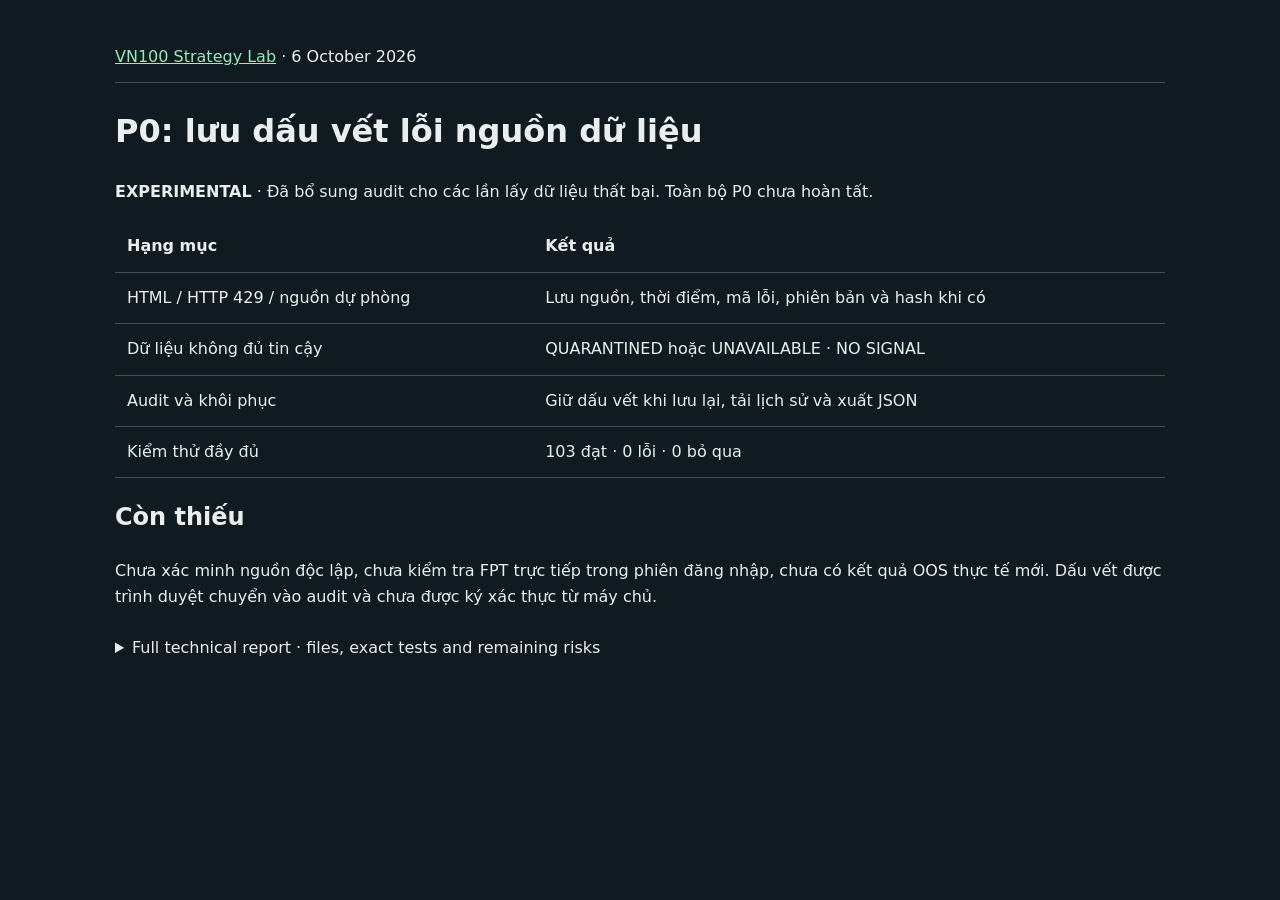
<file: Codex/public/lab/p0-failure-audit.html>
<!doctype html><html lang="vi"><head><meta charset="utf-8"><meta name="viewport" content="width=device-width,initial-scale=1"><title>P0 · Failed acquisition audit</title><style>body{margin:0;background:#101b21;color:#e9efed;font:16px/1.65 system-ui}main{max-width:1050px;margin:auto;padding:32px}a{color:#9ce8b7}pre{white-space:pre-wrap;overflow-wrap:anywhere;font:inherit}nav{padding:12px 0;border-bottom:1px solid #38505a}table{border-collapse:collapse;width:100%}td,th{padding:12px;text-align:left;border-bottom:1px solid #38505a}details{margin-top:24px}summary{cursor:pointer}</style></head><body><main><nav><a href="./index.html">VN100 Strategy Lab</a> · 6 October 2026</nav><h1>P0: lưu dấu vết lỗi nguồn dữ liệu</h1><p><strong>EXPERIMENTAL</strong> · Đã bổ sung audit cho các lần lấy dữ liệu thất bại. Toàn bộ P0 chưa hoàn tất.</p><table><thead><tr><th>Hạng mục</th><th>Kết quả</th></tr></thead><tbody><tr><td>HTML / HTTP 429 / nguồn dự phòng</td><td>Lưu nguồn, thời điểm, mã lỗi, phiên bản và hash khi có</td></tr><tr><td>Dữ liệu không đủ tin cậy</td><td>QUARANTINED hoặc UNAVAILABLE · NO SIGNAL</td></tr><tr><td>Audit và khôi phục</td><td>Giữ dấu vết khi lưu lại, tải lịch sử và xuất JSON</td></tr><tr><td>Kiểm thử đầy đủ</td><td>103 đạt · 0 lỗi · 0 bỏ qua</td></tr></tbody></table><h2>Còn thiếu</h2><p>Chưa xác minh nguồn độc lập, chưa kiểm tra FPT trực tiếp trong phiên đăng nhập, chưa có kết quả OOS thực tế mới. Dấu vết được trình duyệt chuyển vào audit và chưa được ký xác thực từ máy chủ.</p><details><summary>Full technical report · files, exact tests and remaining risks</summary><pre># P0 continuation — failure provenance, 6 October 2026 (Vietnam)

Classification: **EXPERIMENTAL**. This release closes the failed-provider audit gap identified in the preceding P0 report. It does not complete the broader proposal or certify independent data sources.

Baseline: Site v14, source `685e17ac4ddb1ebe6be1a364f076f51ea5e4edf0`.

## Assessment and implementation

The current application was opened from its Sites repository before editing. Existing provider adapters, reconciliation, calendar, corporate actions, historical membership, backtests, ensemble, calibration, final recommendation gate and immutable audit storage were inspected through source and release documentation. All existing tests were retained. No strategy, forecast, execution or financial threshold was changed.

The previous release returned fallback diagnostics from `/api/ohlcv`, but the shared HTTP parser discarded the structured response when throwing. Both the single-ticker and scan flows then passed only `error.message` into the audit. Consequently, provider identity, attempt times, HTTP codes and candidate hashes disappeared from durable history.

New path:

`captureSource → loadHistory → typed API error + request identity → bounded diagnostic projection → DataError.acquisitionFailure → single/scan saveAuditResult → validated immutable audit snapshot → history/export`.

Stored diagnostics include request symbol/source/date range, primary code, fallback attempt, each provider&#x27;s status/capture time/adapter version, available raw/normalized hashes, declared price/volume conventions, last date/count, and each attempt&#x27;s hostname/time/status/code. Missing hashes remain null; an HTML response rejected before body acquisition has no invented hash. Full raw bodies, URL queries, credentials and headers are not copied into structured diagnostics.

The server accepts only a strict bounded schema and binds diagnostics to the audit&#x27;s symbol, source and requested date range. Evidence is accepted only for error records, not successful analysis rows. An available but unverified fallback produces **QUARANTINED**; two failed captures produce **UNAVAILABLE**. Both remain **NO SIGNAL**, with no forecast, entry, stop or target generated from the failed acquisition.

Failed records with diagnostics use snapshot schema 2 and diagnostic version `acquisition-failure-1`. Model engine version is unchanged because investment calculations are unchanged. Legacy snapshots and legacy idempotency hashes remain readable and retryable. The failure evidence participates in the new input hash; changing it cannot overwrite a saved result. No database migration or new storage binding is required.

Browser retries and recovery drafts retain the same evidence. A draft is still not represented as a saved audit until the server accepts it. History shows primary/fallback explanations and full evidence in the existing snapshot export.

## Files changed

| File | Purpose |
|---|---|
| `public/lab/acquisition-failure.mjs` | Bounded diagnostic projection and audit error payload |
| `lib/acquisition-failure-schema.mjs` | Strict server-side diagnostic contract |
| `lib/history-service.mjs` | Preserve adapter version in capture summaries |
| `app/api/ohlcv/route.ts` | Include requested symbol/date range in the typed failure |
| `public/lab/http-json.mjs` | Retain safe diagnostics only for the OHLCV API error path |
| `public/lab/app.mjs` | Carry structured failures from both single and scan workflows |
| `public/lab/audit-ui.mjs` | Preserve evidence during save/retry and explain provider attempts |
| `lib/audit-service.mjs` | Validate, bind, hash and persist failed acquisitions; explicit NO SIGNAL |
| `tests/audit.test.mjs` | End-to-end mocked provider→HTTP→SQLite-backed audit→reload/export tests |
| `tests/audit-recovery.test.mjs` | Browser save failure/retry retains the exact evidence payload |
| README, CHANGELOG, report and in-app report links | Current status and limitations |

## Tests

Initial pre-install `node --test tests/*.test.mjs`: **68 passed, 5 suite-load failures, 0 skipped** because restored checkout dependencies (including zod) were absent. Dependencies were restored with the Sites installer without dependency or lockfile changes.

Baseline after installation, before source changes: `node --test tests/*.test.mjs` — **99 passed, 0 failed, 0 skipped**.

Focused final command:

```sh
node --test tests/audit-recovery.test.mjs tests/audit.test.mjs tests/p0-reliability.test.mjs tests/provider-safety.test.mjs
```

**26 passed, 0 failed, 0 skipped.**

Final complete command: `node --test tests/*.test.mjs` — **103 passed, 0 failed, 0 skipped**. This includes the native Cloudflare Request regression.

Also executed successfully:

```sh
node node_modules/typescript/bin/tsc --noEmit
node --check public/lab/acquisition-failure.mjs
node --check public/lab/audit-ui.mjs
node --check public/lab/app.mjs
git diff --check
```

An intermediate full run had 103 passing tests plus one failed suite due to a new browser test removing its document mock while a background history refresh was still running. The test now waits for that refresh before teardown; product behavior and financial assertions were not weakened.

New checks cover HTML primary + 429 fallback persistence; account isolation; immutable evidence/revision conflict; exact hashes after JSON export; explicit NO SIGNAL history filtering; mismatched request identities; oversized attempts; forbidden fields; diagnostic attachment to successful rows; URL credential/query removal; unverified fallback quarantine; safe explanation rendering; and retry preservation.

## Limitations and remaining P0 gates

- These diagnostics are **client-relayed API evidence**, explicitly labeled in the stored snapshot. They are schema checked and bound to the run, but not server-signed proof of upstream responses. A server-owned acquisition repository would be needed for stronger attestation.
- Replaying the saved snapshot verifies integrity, not reproducibility of a transient external outage. Candidate raw bodies/bars are not archived by this failure path, only available hashes and summaries.
- If audit startup fails, there is no run in which to persist a provider result. If the request itself is interrupted or never yields a typed response, full capture diagnostics are unavailable. Generic error records remain compatible.
- Independent upstream lineage for DNSE/CafeF remains unverified. No automatic trust promotion or bypass of 403/429 was introduced.
- Reviewed historical exchange calendars, corporate-action records and point-in-time VN100 membership are still required for the intended historical ranges. The existing 2026 calendar and fail-closed abstractions are preserved.
- Authenticated live FPT fetch and browser end-to-end verification were not performed. Provider tests use deterministic mocks; this background run did not open a browser-only preview.
- A later release still needs real historical OOS and prospective paper-trading evidence. No new dataset or financial performance study was acquired in this release.

## Quant validation and readiness

Trade count, hit rate, expectancy, profit factor, Sharpe/Sortino, maximum drawdown, average gain/loss, calibration performance and per-regime returns: **not measured in this run**. Existing methodology and limits remain documented in `docs/credibility-release-2026-10-05.md` and `docs/p0-reliability-2026-10-05.md`. Synthetic tests do not establish investment performance.

Recommendation: retain **EXPERIMENTAL**. The audit gap is addressed within the existing client-relayed workflow; full P0 acceptance remains open for independent-source provenance, reviewed historical inputs and live validation.
</pre></details></main></body></html>
</file>
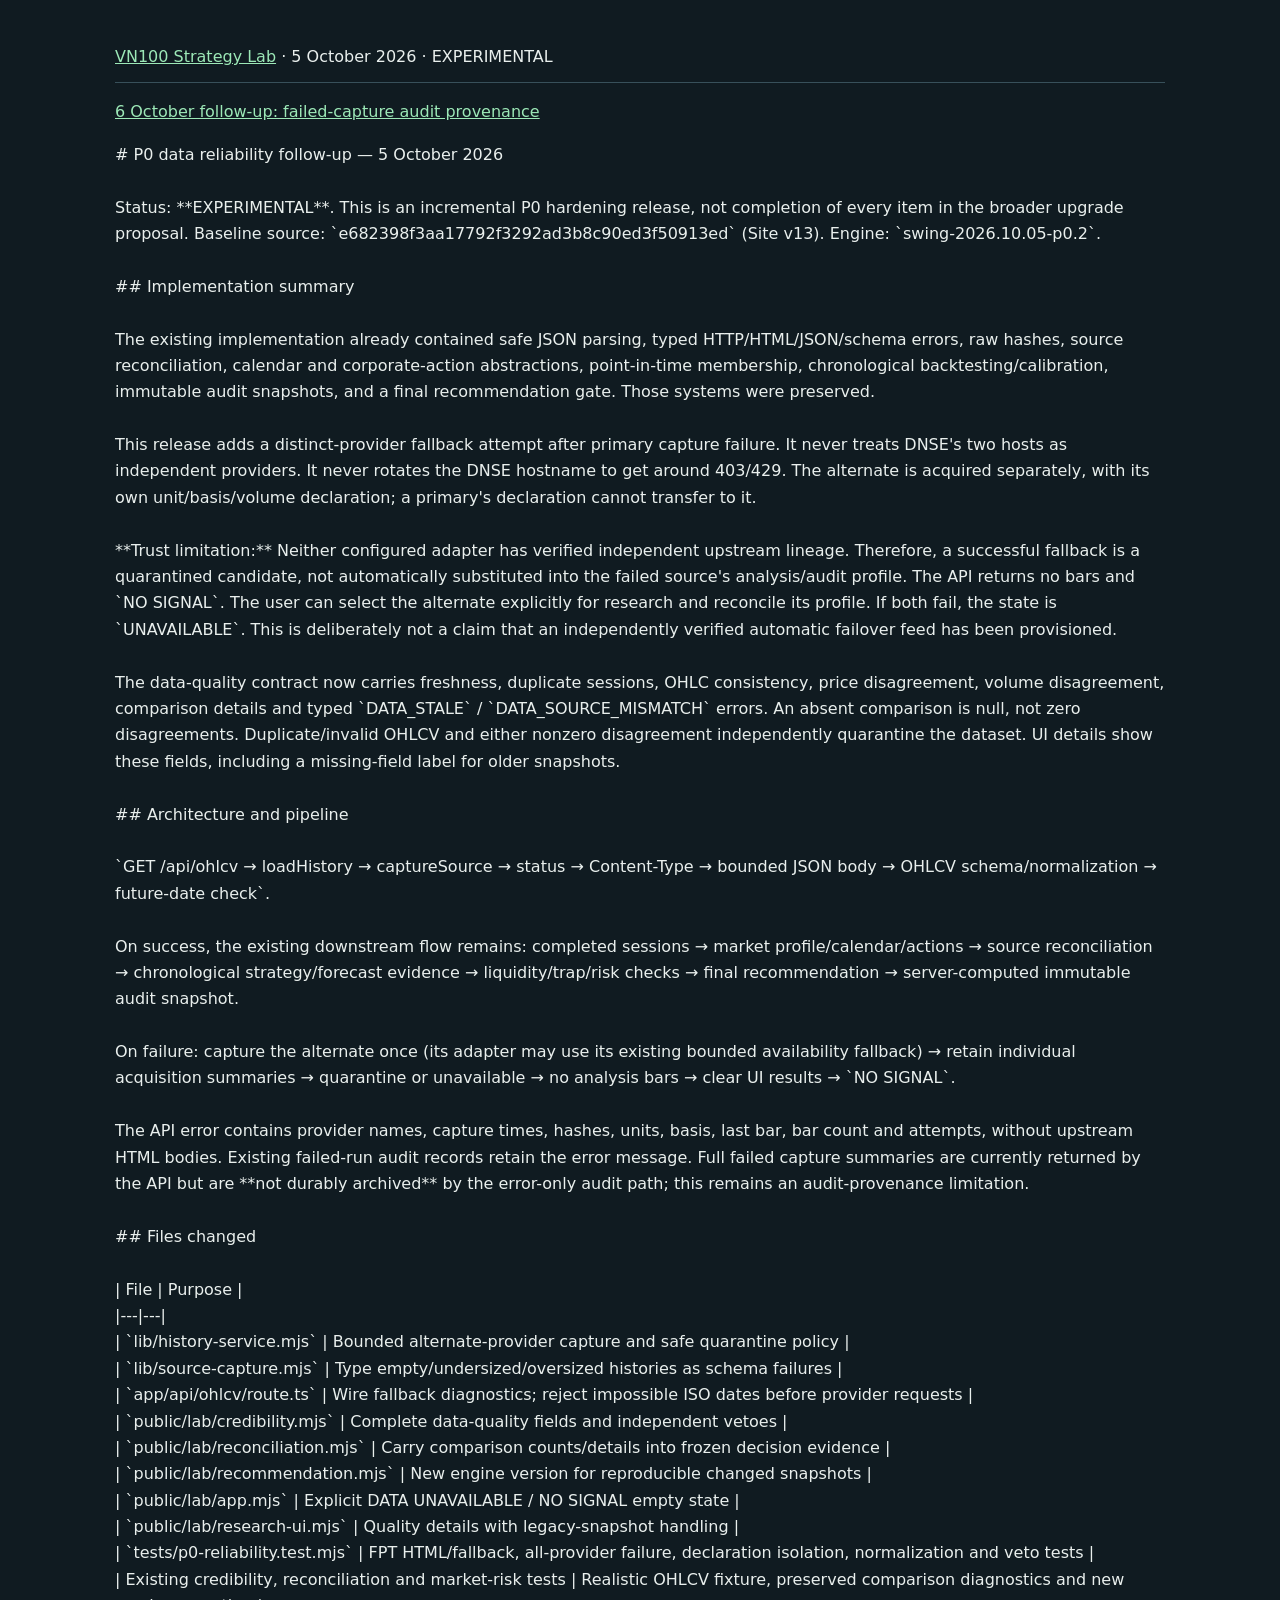
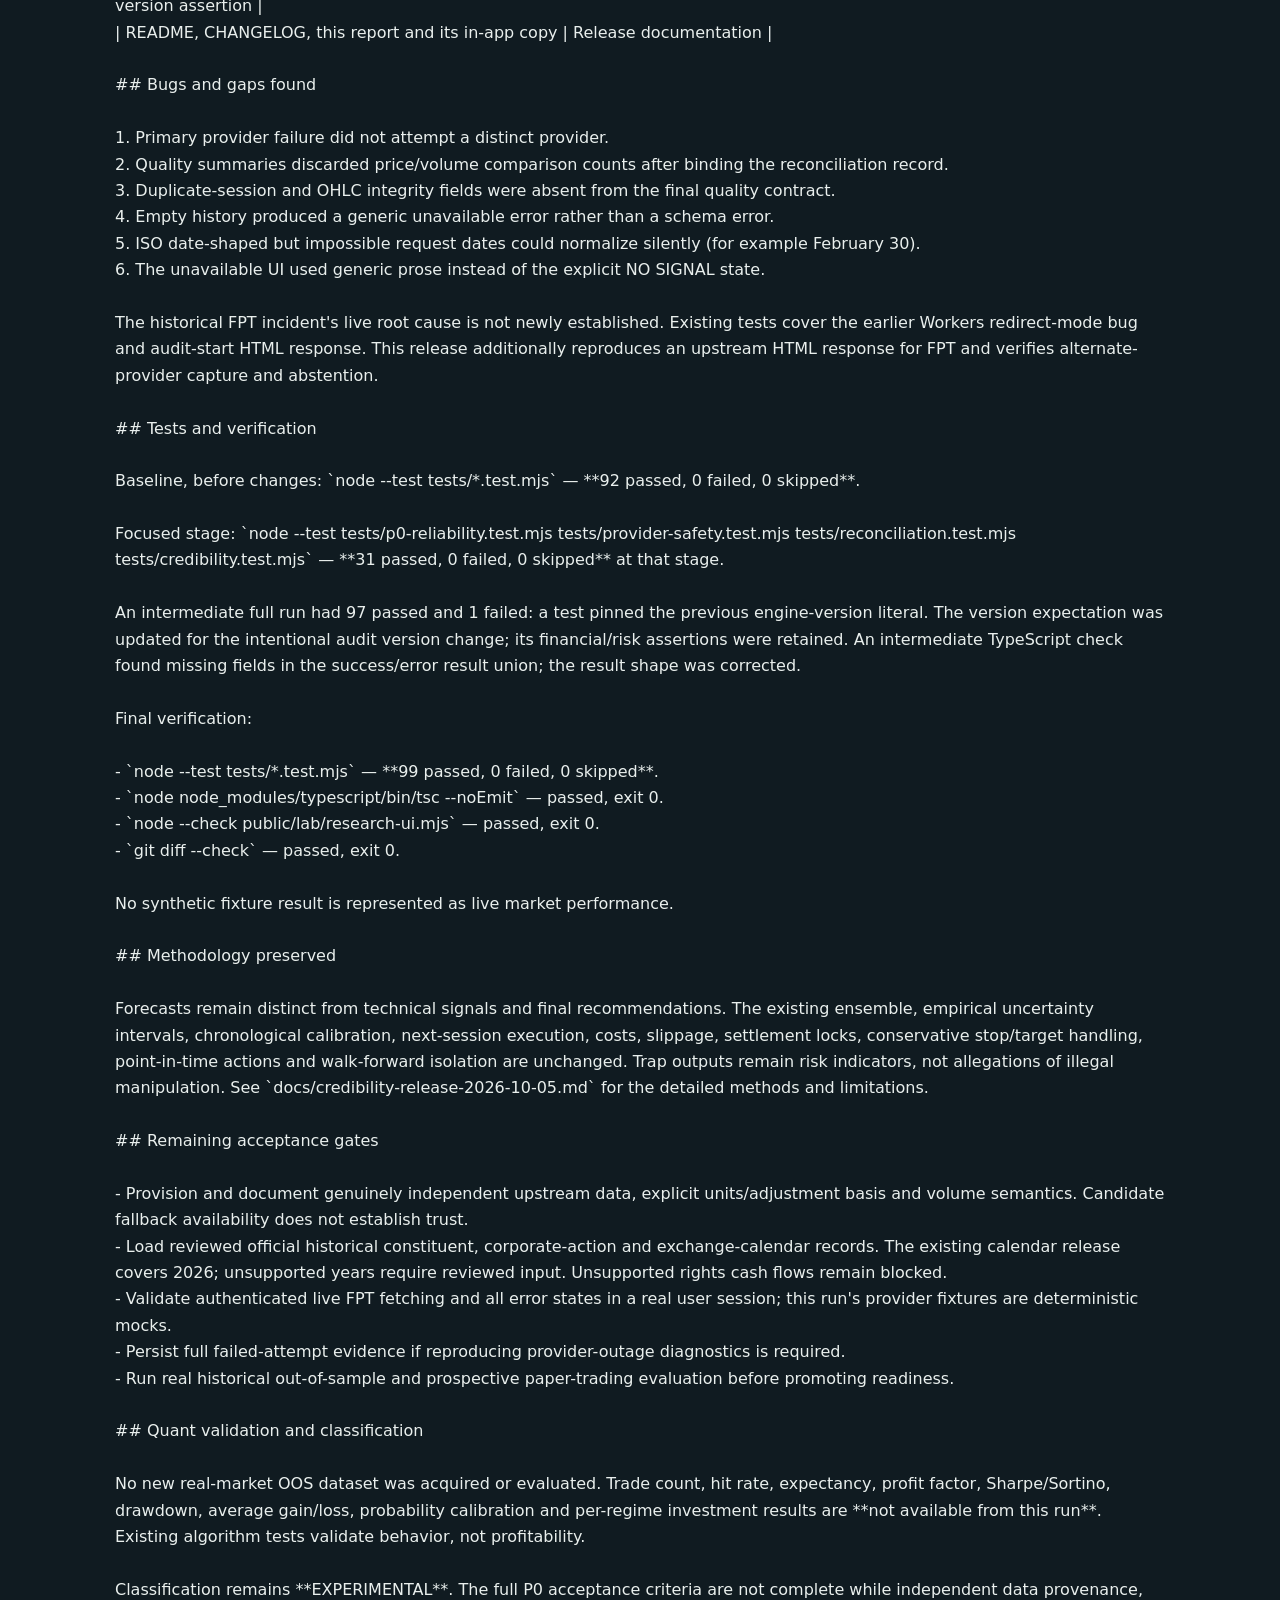
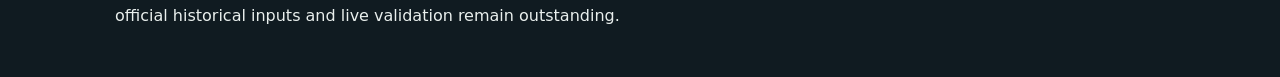
<file: Codex/public/lab/p0-reliability.html>
<!doctype html><html lang="en"><meta charset="utf-8"><meta name="viewport" content="width=device-width,initial-scale=1"><title>P0 Reliability Report</title><style>body{margin:0;background:#101b21;color:#e9efed;font:16px/1.65 system-ui}main{max-width:1050px;margin:auto;padding:32px}a{color:#9ce8b7}pre{white-space:pre-wrap;overflow-wrap:anywhere;font:inherit}nav{position:sticky;top:0;background:#101b21;padding:12px 0;border-bottom:1px solid #38505a}</style><main><nav><a href="./index.html">VN100 Strategy Lab</a> · 5 October 2026 · EXPERIMENTAL</nav><p><a href="./p0-failure-audit.html">6 October follow-up: failed-capture audit provenance</a></p><pre># P0 data reliability follow-up — 5 October 2026

Status: **EXPERIMENTAL**. This is an incremental P0 hardening release, not completion of every item in the broader upgrade proposal. Baseline source: `e682398f3aa17792f3292ad3b8c90ed3f50913ed` (Site v13). Engine: `swing-2026.10.05-p0.2`.

## Implementation summary

The existing implementation already contained safe JSON parsing, typed HTTP/HTML/JSON/schema errors, raw hashes, source reconciliation, calendar and corporate-action abstractions, point-in-time membership, chronological backtesting/calibration, immutable audit snapshots, and a final recommendation gate. Those systems were preserved.

This release adds a distinct-provider fallback attempt after primary capture failure. It never treats DNSE&#x27;s two hosts as independent providers. It never rotates the DNSE hostname to get around 403/429. The alternate is acquired separately, with its own unit/basis/volume declaration; a primary&#x27;s declaration cannot transfer to it.

**Trust limitation:** Neither configured adapter has verified independent upstream lineage. Therefore, a successful fallback is a quarantined candidate, not automatically substituted into the failed source&#x27;s analysis/audit profile. The API returns no bars and `NO SIGNAL`. The user can select the alternate explicitly for research and reconcile its profile. If both fail, the state is `UNAVAILABLE`. This is deliberately not a claim that an independently verified automatic failover feed has been provisioned.

The data-quality contract now carries freshness, duplicate sessions, OHLC consistency, price disagreement, volume disagreement, comparison details and typed `DATA_STALE` / `DATA_SOURCE_MISMATCH` errors. An absent comparison is null, not zero disagreements. Duplicate/invalid OHLCV and either nonzero disagreement independently quarantine the dataset. UI details show these fields, including a missing-field label for older snapshots.

## Architecture and pipeline

`GET /api/ohlcv → loadHistory → captureSource → status → Content-Type → bounded JSON body → OHLCV schema/normalization → future-date check`.

On success, the existing downstream flow remains: completed sessions → market profile/calendar/actions → source reconciliation → chronological strategy/forecast evidence → liquidity/trap/risk checks → final recommendation → server-computed immutable audit snapshot.

On failure: capture the alternate once (its adapter may use its existing bounded availability fallback) → retain individual acquisition summaries → quarantine or unavailable → no analysis bars → clear UI results → `NO SIGNAL`.

The API error contains provider names, capture times, hashes, units, basis, last bar, bar count and attempts, without upstream HTML bodies. Existing failed-run audit records retain the error message. Full failed capture summaries are currently returned by the API but are **not durably archived** by the error-only audit path; this remains an audit-provenance limitation.

## Files changed

| File | Purpose |
|---|---|
| `lib/history-service.mjs` | Bounded alternate-provider capture and safe quarantine policy |
| `lib/source-capture.mjs` | Type empty/undersized/oversized histories as schema failures |
| `app/api/ohlcv/route.ts` | Wire fallback diagnostics; reject impossible ISO dates before provider requests |
| `public/lab/credibility.mjs` | Complete data-quality fields and independent vetoes |
| `public/lab/reconciliation.mjs` | Carry comparison counts/details into frozen decision evidence |
| `public/lab/recommendation.mjs` | New engine version for reproducible changed snapshots |
| `public/lab/app.mjs` | Explicit DATA UNAVAILABLE / NO SIGNAL empty state |
| `public/lab/research-ui.mjs` | Quality details with legacy-snapshot handling |
| `tests/p0-reliability.test.mjs` | FPT HTML/fallback, all-provider failure, declaration isolation, normalization and veto tests |
| Existing credibility, reconciliation and market-risk tests | Realistic OHLCV fixture, preserved comparison diagnostics and new version assertion |
| README, CHANGELOG, this report and its in-app copy | Release documentation |

## Bugs and gaps found

1. Primary provider failure did not attempt a distinct provider.
2. Quality summaries discarded price/volume comparison counts after binding the reconciliation record.
3. Duplicate-session and OHLC integrity fields were absent from the final quality contract.
4. Empty history produced a generic unavailable error rather than a schema error.
5. ISO date-shaped but impossible request dates could normalize silently (for example February 30).
6. The unavailable UI used generic prose instead of the explicit NO SIGNAL state.

The historical FPT incident&#x27;s live root cause is not newly established. Existing tests cover the earlier Workers redirect-mode bug and audit-start HTML response. This release additionally reproduces an upstream HTML response for FPT and verifies alternate-provider capture and abstention.

## Tests and verification

Baseline, before changes: `node --test tests/*.test.mjs` — **92 passed, 0 failed, 0 skipped**.

Focused stage: `node --test tests/p0-reliability.test.mjs tests/provider-safety.test.mjs tests/reconciliation.test.mjs tests/credibility.test.mjs` — **31 passed, 0 failed, 0 skipped** at that stage.

An intermediate full run had 97 passed and 1 failed: a test pinned the previous engine-version literal. The version expectation was updated for the intentional audit version change; its financial/risk assertions were retained. An intermediate TypeScript check found missing fields in the success/error result union; the result shape was corrected.

Final verification:

- `node --test tests/*.test.mjs` — **99 passed, 0 failed, 0 skipped**.
- `node node_modules/typescript/bin/tsc --noEmit` — passed, exit 0.
- `node --check public/lab/research-ui.mjs` — passed, exit 0.
- `git diff --check` — passed, exit 0.

No synthetic fixture result is represented as live market performance.

## Methodology preserved

Forecasts remain distinct from technical signals and final recommendations. The existing ensemble, empirical uncertainty intervals, chronological calibration, next-session execution, costs, slippage, settlement locks, conservative stop/target handling, point-in-time actions and walk-forward isolation are unchanged. Trap outputs remain risk indicators, not allegations of illegal manipulation. See `docs/credibility-release-2026-10-05.md` for the detailed methods and limitations.

## Remaining acceptance gates

- Provision and document genuinely independent upstream data, explicit units/adjustment basis and volume semantics. Candidate fallback availability does not establish trust.
- Load reviewed official historical constituent, corporate-action and exchange-calendar records. The existing calendar release covers 2026; unsupported years require reviewed input. Unsupported rights cash flows remain blocked.
- Validate authenticated live FPT fetching and all error states in a real user session; this run&#x27;s provider fixtures are deterministic mocks.
- Persist full failed-attempt evidence if reproducing provider-outage diagnostics is required.
- Run real historical out-of-sample and prospective paper-trading evaluation before promoting readiness.

## Quant validation and classification

No new real-market OOS dataset was acquired or evaluated. Trade count, hit rate, expectancy, profit factor, Sharpe/Sortino, drawdown, average gain/loss, probability calibration and per-regime investment results are **not available from this run**. Existing algorithm tests validate behavior, not profitability.

Classification remains **EXPERIMENTAL**. The full P0 acceptance criteria are not complete while independent data provenance, official historical inputs and live validation remain outstanding.
</pre></main></html>
</file>
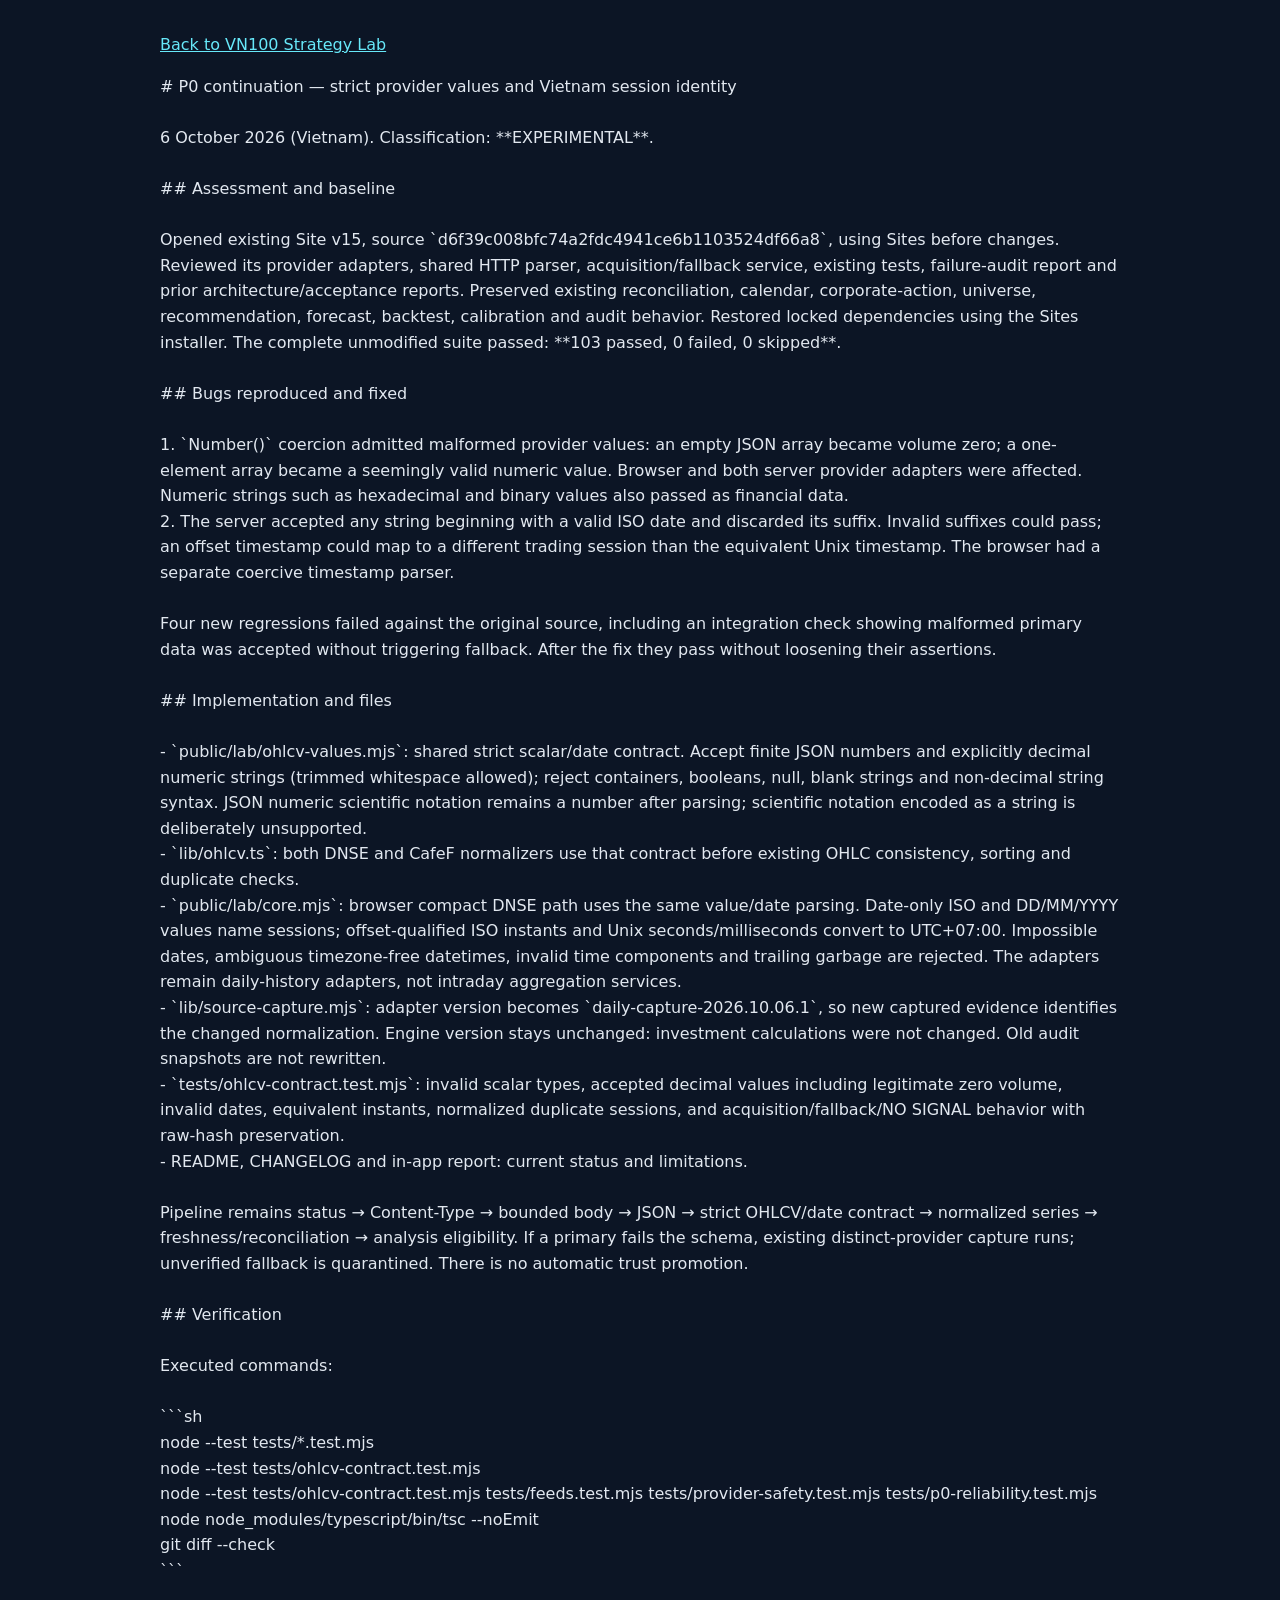
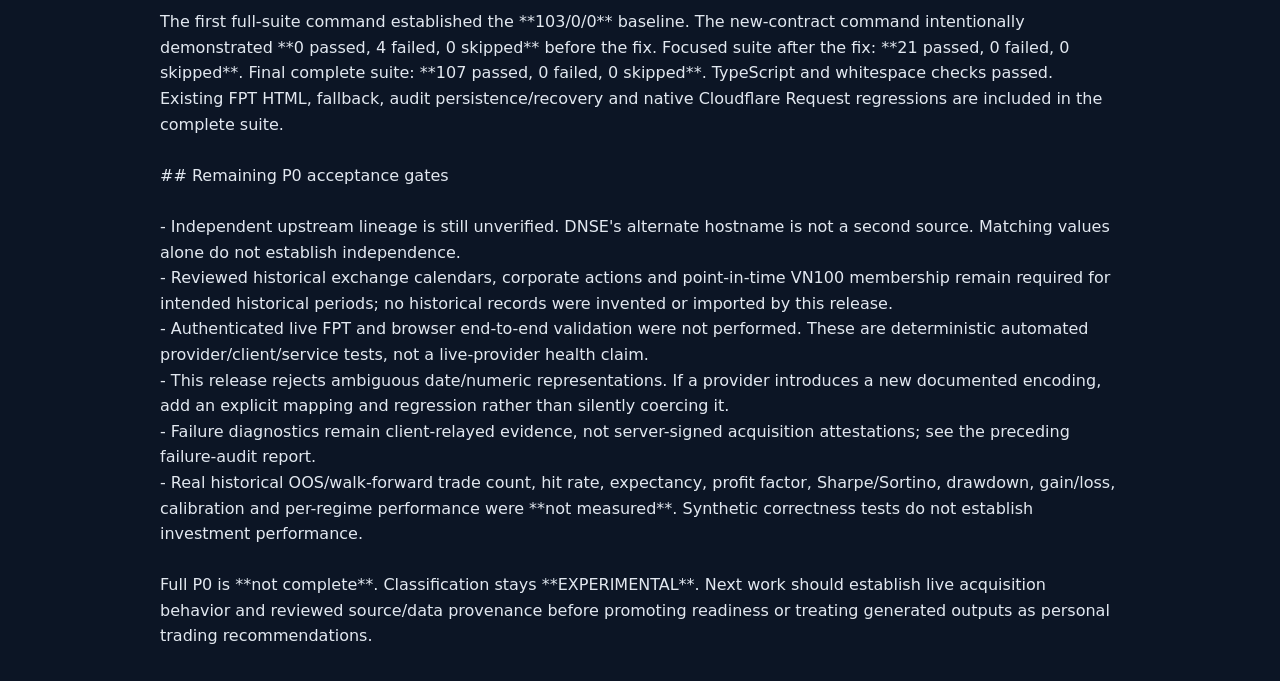
<file: Codex/public/lab/p0-schema.html>
<!doctype html><html lang="en"><meta charset="utf-8"><meta name="viewport" content="width=device-width,initial-scale=1"><title>P0 strict schema — VN100 Strategy Lab</title><style>body{margin:2rem auto;padding:0 1rem;max-width:60rem;background:#0c1525;color:#e2e8f0;font:16px/1.6 system-ui}a{color:#67e8f9}pre{white-space:pre-wrap;font:inherit}</style><a href="./">Back to VN100 Strategy Lab</a><pre># P0 continuation — strict provider values and Vietnam session identity

6 October 2026 (Vietnam). Classification: **EXPERIMENTAL**.

## Assessment and baseline

Opened existing Site v15, source `d6f39c008bfc74a2fdc4941ce6b1103524df66a8`, using Sites before changes. Reviewed its provider adapters, shared HTTP parser, acquisition/fallback service, existing tests, failure-audit report and prior architecture/acceptance reports. Preserved existing reconciliation, calendar, corporate-action, universe, recommendation, forecast, backtest, calibration and audit behavior. Restored locked dependencies using the Sites installer. The complete unmodified suite passed: **103 passed, 0 failed, 0 skipped**.

## Bugs reproduced and fixed

1. `Number()` coercion admitted malformed provider values: an empty JSON array became volume zero; a one-element array became a seemingly valid numeric value. Browser and both server provider adapters were affected. Numeric strings such as hexadecimal and binary values also passed as financial data.
2. The server accepted any string beginning with a valid ISO date and discarded its suffix. Invalid suffixes could pass; an offset timestamp could map to a different trading session than the equivalent Unix timestamp. The browser had a separate coercive timestamp parser.

Four new regressions failed against the original source, including an integration check showing malformed primary data was accepted without triggering fallback. After the fix they pass without loosening their assertions.

## Implementation and files

- `public/lab/ohlcv-values.mjs`: shared strict scalar/date contract. Accept finite JSON numbers and explicitly decimal numeric strings (trimmed whitespace allowed); reject containers, booleans, null, blank strings and non-decimal string syntax. JSON numeric scientific notation remains a number after parsing; scientific notation encoded as a string is deliberately unsupported.
- `lib/ohlcv.ts`: both DNSE and CafeF normalizers use that contract before existing OHLC consistency, sorting and duplicate checks.
- `public/lab/core.mjs`: browser compact DNSE path uses the same value/date parsing. Date-only ISO and DD/MM/YYYY values name sessions; offset-qualified ISO instants and Unix seconds/milliseconds convert to UTC+07:00. Impossible dates, ambiguous timezone-free datetimes, invalid time components and trailing garbage are rejected. The adapters remain daily-history adapters, not intraday aggregation services.
- `lib/source-capture.mjs`: adapter version becomes `daily-capture-2026.10.06.1`, so new captured evidence identifies the changed normalization. Engine version stays unchanged: investment calculations were not changed. Old audit snapshots are not rewritten.
- `tests/ohlcv-contract.test.mjs`: invalid scalar types, accepted decimal values including legitimate zero volume, invalid dates, equivalent instants, normalized duplicate sessions, and acquisition/fallback/NO SIGNAL behavior with raw-hash preservation.
- README, CHANGELOG and in-app report: current status and limitations.

Pipeline remains status → Content-Type → bounded body → JSON → strict OHLCV/date contract → normalized series → freshness/reconciliation → analysis eligibility. If a primary fails the schema, existing distinct-provider capture runs; unverified fallback is quarantined. There is no automatic trust promotion.

## Verification

Executed commands:

```sh
node --test tests/*.test.mjs
node --test tests/ohlcv-contract.test.mjs
node --test tests/ohlcv-contract.test.mjs tests/feeds.test.mjs tests/provider-safety.test.mjs tests/p0-reliability.test.mjs
node node_modules/typescript/bin/tsc --noEmit
git diff --check
```

The first full-suite command established the **103/0/0** baseline. The new-contract command intentionally demonstrated **0 passed, 4 failed, 0 skipped** before the fix. Focused suite after the fix: **21 passed, 0 failed, 0 skipped**. Final complete suite: **107 passed, 0 failed, 0 skipped**. TypeScript and whitespace checks passed. Existing FPT HTML, fallback, audit persistence/recovery and native Cloudflare Request regressions are included in the complete suite.

## Remaining P0 acceptance gates

- Independent upstream lineage is still unverified. DNSE&#x27;s alternate hostname is not a second source. Matching values alone do not establish independence.
- Reviewed historical exchange calendars, corporate actions and point-in-time VN100 membership remain required for intended historical periods; no historical records were invented or imported by this release.
- Authenticated live FPT and browser end-to-end validation were not performed. These are deterministic automated provider/client/service tests, not a live-provider health claim.
- This release rejects ambiguous date/numeric representations. If a provider introduces a new documented encoding, add an explicit mapping and regression rather than silently coercing it.
- Failure diagnostics remain client-relayed evidence, not server-signed acquisition attestations; see the preceding failure-audit report.
- Real historical OOS/walk-forward trade count, hit rate, expectancy, profit factor, Sharpe/Sortino, drawdown, gain/loss, calibration and per-regime performance were **not measured**. Synthetic correctness tests do not establish investment performance.

Full P0 is **not complete**. Classification stays **EXPERIMENTAL**. Next work should establish live acquisition behavior and reviewed source/data provenance before promoting readiness or treating generated outputs as personal trading recommendations.
</pre></html>
</file>
<file: Codex/public/lab/style.css>
:root{font-family:Inter,ui-sans-serif,system-ui,-apple-system,BlinkMacSystemFont,"Segoe UI",sans-serif;color:#e7f0ee;background:#0a1216;font-synthesis:none}*{box-sizing:border-box}body{margin:0;min-width:320px}button,input,select{font:inherit}button{cursor:pointer}button:focus-visible,input:focus-visible,select:focus-visible,a:focus-visible,summary:focus-visible{outline:2px solid #efbd70;outline-offset:2px}[hidden]{display:none!important}.topbar{height:66px;display:flex;align-items:center;justify-content:space-between;padding:0 30px;border-bottom:1px solid #26383c;background:#0d191d}.brand{display:flex;align-items:center;gap:17px}.brandmark{font-size:23px;letter-spacing:-.08em;font-weight:850;color:#f5c77c}.brandmark span{font-size:13px;letter-spacing:-.05em;margin-left:2px}.brandtext{font-size:12px;letter-spacing:.22em;font-weight:750;color:#d5e5e1}.topright{display:flex;align-items:center;gap:18px}.privacy,.data-badge,.eyebrow,.section-title,.metric-label,.decision-grid span,.volume-label{font-size:12px;font-weight:750;letter-spacing:.12em}.privacy{color:#9cafaa}.data-badge{color:#efc17a}.divider{height:16px;border-left:1px solid #3d5152}.shell{display:grid;grid-template-columns:310px minmax(0,1fr);min-height:calc(100vh - 66px)}.controls{background:#101e22;border-right:1px solid #26383c;padding:27px 23px 32px;align-self:stretch}.side-intro{padding-bottom:21px;border-bottom:1px solid #304145}.eyebrow{color:#8da59f;font-size:11px}.side-intro h1{font-size:25px;letter-spacing:-.04em;line-height:1.14;margin:13px 0 9px}.side-intro p{color:#91a9a9;font-size:14px;line-height:1.55;margin:0}.control-section{padding:22px 0;border-bottom:1px solid #304145}.control-section:last-child{border-bottom:0}.section-title{display:flex;justify-content:space-between;color:#e0bf85;margin-bottom:17px}.section-num{color:#5a7c7d;font-weight:550}label{display:block;color:#a9bfba;font-size:13px;margin:0 0 7px;font-weight:600}select,input[type=number],input[type=date]{display:block;width:100%;height:42px;background:#182b30;color:#eaf2f0;border:1px solid #365258;border-radius:7px;padding:0 11px;margin:0 0 16px;font-size:14px;min-width:0}select:hover,input:hover{border-color:#719394}input[type=date]{color-scheme:dark}.two-inputs{display:grid;grid-template-columns:1fr 1fr;gap:11px}.two-inputs label{min-height:18px;white-space:nowrap;font-size:12px}.coverage{font-size:12px;color:#8caaa6;margin:-8px 0 14px}.import-row{display:flex;align-items:center;gap:12px;flex-wrap:wrap}.upload-button{background:#dfb574;color:#162322;border-radius:6px;padding:10px 12px;margin:0;cursor:pointer;white-space:nowrap;font-size:13px;font-weight:750}.upload-button:hover{background:#f3c987}#csv-file{position:absolute;width:1px;height:1px;opacity:0}.text-button{border:0;background:none;color:#b6d6d0;padding:7px 0;font-size:12px;text-decoration:underline;text-underline-offset:3px}.import-status{color:#8ba5a3;font-size:12px;line-height:1.45;margin-top:12px}.import-status.error{color:#ffa49a}.run-button{width:100%;height:46px;background:#6dcba2;color:#0c2722;border:0;border-radius:7px;font-size:14px;font-weight:790;margin-top:8px;display:flex;align-items:center;justify-content:space-between;padding:0 15px}.run-button:hover{background:#8de0ba}.run-button span{font-size:21px;font-weight:400}.workspace{min-width:0;padding:30px clamp(20px,3.2vw,48px) 34px;max-width:1580px;width:100%;margin:auto}.page-heading{display:flex;align-items:end;justify-content:space-between;gap:16px;margin-bottom:22px}.page-heading h2{font-size:31px;letter-spacing:-.05em;line-height:1;margin:11px 0 0}.page-heading h2 span{font-size:18px;font-weight:450;color:#9ab0af;letter-spacing:-.02em}.range{font-size:13px;color:#9cb1af;white-space:nowrap}.data-alert{display:flex;gap:14px;align-items:flex-start;background:#2b261e;border:1px solid #69513b;border-radius:8px;padding:12px 16px;margin-bottom:20px;color:#dac4a8;font-size:13px;line-height:1.45}.data-alert strong{color:#f7d199}.data-alert.real-data{background:#142b2b;border-color:#305750;color:#a9c9c1}.data-alert.real-data strong{color:#b1ead6}.alert-icon{display:grid;place-items:center;border:1px solid currentColor;border-radius:50%;width:19px;height:19px;flex:none;font-size:12px;font-weight:800}.metric-grid{display:grid;grid-template-columns:repeat(4,minmax(0,1fr));gap:12px;margin-bottom:15px}.metric{border:1px solid #2e4245;border-radius:8px;background:#132126;padding:17px 17px 16px;min-width:0}.metric-label{color:#8ba4a0;font-size:11px;white-space:nowrap}.metric-value{font-size:30px;letter-spacing:-.055em;line-height:1.15;font-weight:750;margin:12px 0 8px;color:#92d9b4}.metric-value.negative,.negative{color:#f2a39a!important}.positive{color:#92d9b4}.metric-sub{font-size:12px;color:#849c9a}.panel{border:1px solid #2c4144;background:#111f23;border-radius:9px;padding:21px 23px;margin-bottom:15px;min-width:0}.panel-top{display:flex;justify-content:space-between;align-items:start;gap:15px}.panel h3{margin:7px 0 0;font-size:19px;letter-spacing:-.025em;font-weight:650}.panel h3 span{font-weight:420;font-size:15px;color:#88a4a1}.legend{display:flex;gap:20px;color:#a3b8b4;font-size:12px;align-self:center;flex-wrap:wrap}.legend>span{display:flex;align-items:center;gap:8px;white-space:nowrap}.legend-line{display:block;width:22px;border-top:2px solid #f6c97a}.legend-line.projected{border-color:#7ceab1;border-top-style:dashed}.chart-wrap{position:relative;margin-top:12px}.chart-wrap svg{width:100%;height:auto;display:block;overflow:visible}.grid-line{stroke:#26393e;stroke-width:1}.axis-text{fill:#728b8e;font-size:11px}.volume-bars rect{fill:#3d7472;opacity:.66}.separator{stroke:#304347}.volume-label{fill:#799697;font-size:9px;letter-spacing:.15em}.forecast-text{fill:#8cd5ad;font-size:10px;font-weight:700;letter-spacing:.07em}.chart-tooltip{position:absolute;top:11px;padding:7px 10px;background:#24383b;border:1px solid #617b79;color:#eef5f1;border-radius:5px;font-size:12px;white-space:nowrap;pointer-events:none}.chart-caption,.panel-note{border-top:1px solid #2b4042;padding-top:12px;font-size:12px;color:#829e9a;line-height:1.5}.bottom-grid{display:grid;grid-template-columns:1.12fr .88fr;gap:15px}.bottom-grid .panel{min-height:250px}.muted{color:#8ba19e;font-size:12px}.mini-chart svg{display:block;width:100%;height:137px;margin-top:10px}.insight-panel{background:linear-gradient(145deg,#142a2b,#122024 80%)}.decision-status{display:inline-block;background:#24443d;color:#abe2ca;border:1px solid #3f735d;border-radius:5px;font-size:13px;font-weight:700;padding:7px 10px;margin:19px 0 2px}#decision p{font-size:13px;line-height:1.5;color:#a9c0bb;margin:12px 0}.decision-grid{display:grid;grid-template-columns:1fr 1fr;border-top:1px solid #315047;border-bottom:1px solid #315047;margin:18px 0;padding:13px 0;gap:10px}.decision-grid span{display:block;color:#83a49e;font-size:10px;margin-bottom:6px}.decision-grid strong{font-size:17px;color:#e4eee9}.decision-foot{font-size:11px!important;color:#809b95!important}.comparison-grid{display:grid;grid-template-columns:1fr 1fr;gap:32px;margin-top:20px}.comparison-grid h4{font-size:12px;color:#9bb8ae;text-transform:uppercase;letter-spacing:.08em;margin:0 0 7px}.compare-row{display:grid;grid-template-columns:minmax(0,1fr) auto auto;gap:10px;align-items:center;border-top:1px solid #2b3d40;padding:11px 8px;color:#adc2bd;font-size:13px}.compare-row.selected{background:#1c3633;border-radius:4px}.compare-row strong{font-size:15px;color:#e4eede}.compare-row small{font-size:11px;color:#789491;min-width:85px;text-align:right}.table-scroll{overflow-x:auto;margin-top:17px}table{width:100%;border-collapse:collapse;min-width:620px;font-size:13px}th{color:#829b98;text-transform:uppercase;letter-spacing:.08em;font-size:11px;font-weight:650;text-align:left;padding:10px 12px;border-bottom:1px solid #3a5252;white-space:nowrap}td{padding:11px 12px;border-bottom:1px solid #263a3e;color:#bdcfca;white-space:nowrap}tr:last-child td{border:0}.empty{text-align:center;padding:29px;color:#8fa6a2}.method{border:1px solid #2f4647;border-radius:8px;background:#111f23;margin:0 0 15px}.method summary{padding:17px 21px;cursor:pointer;font-weight:650;color:#d3e5dc;font-size:14px}.method summary span{float:right;color:#779995}.method-content{border-top:1px solid #2f4647;padding:8px 21px 16px;color:#a0b8b2;font-size:13px;line-height:1.65}.method-content p{max-width:1000px}.method-content strong{color:#e2ede6}.method-content code{color:#f2c780}.method-content a{color:#9adbc6}.bar-table{max-height:350px;overflow-y:auto;margin:0 20px 18px}.bar-table thead{position:sticky;top:0;background:#16272a}.bars-detail summary span{float:right;font-size:12px;color:#87a49e;font-weight:450}footer{font-size:12px;color:#6e8987;margin:18px 0 0;text-align:center}@media(max-width:1100px){.shell{grid-template-columns:270px minmax(0,1fr)}.controls{padding:25px 18px}.metric-grid{grid-template-columns:repeat(2,minmax(0,1fr))}.page-heading{align-items:start;flex-direction:column}.bottom-grid{grid-template-columns:1fr}.bottom-grid .panel{min-height:0}}@media(max-width:720px){.topbar{height:58px;padding:0 16px}.privacy,.divider{display:none}.brandtext{font-size:10px}.data-badge{font-size:10px}.shell{display:block}.controls{border-right:0;border-bottom:1px solid #2f4848;padding:22px 17px}.side-intro{padding-bottom:16px}.control-section{padding:17px 0}.workspace{padding:24px 15px}.page-heading h2{font-size:27px}.page-heading h2 span{display:block;margin-top:6px;font-size:16px}.metric-grid{gap:8px}.metric{padding:13px}.metric-label{font-size:10px}.metric-value{font-size:25px}.panel{padding:17px 15px}.panel-top{flex-wrap:wrap}.legend{gap:12px}.comparison-grid{grid-template-columns:1fr;gap:17px}.chart-caption{margin-top:5px}.date-range{white-space:normal}}
:root{--scan-ink:#afd8c3}
.scan-note{color:#8fa9a3;font-size:13px;line-height:1.5;margin:12px 0}.scan-controls{display:flex;gap:12px;align-items:stretch}.scan-controls textarea{min-height:70px;flex:1;min-width:0;background:#182b30;color:#eaf2f0;border:1px solid #365258;border-radius:7px;padding:12px;font:inherit;font-size:14px;line-height:1.5;resize:vertical}.scan-button{min-width:156px;background:#33594c;color:#e3f5e9;border:1px solid #4b896f;border-radius:7px;padding:11px 15px;font-size:13px;font-weight:750}.scan-button:hover{background:#42715f}.ticker-link{padding:3px 0;background:none;border:0;color:var(--scan-ink);font-size:13px;text-decoration:underline;text-underline-offset:3px}.run-button:disabled{opacity:.7;cursor:progress}@media(max-width:720px){.scan-controls{flex-direction:column}.scan-button{width:100%}}
.controls input[type=text]{display:block;width:100%;height:42px;background:#182b30;color:#eaf2f0;border:1px solid #365258;border-radius:7px;padding:0 11px;margin:0 0 5px;font-size:14px;min-width:0;text-transform:uppercase}.controls input[type=text]:hover{border-color:#719394}.controls input[type=text]:focus-visible{outline:2px solid #efbd70;outline-offset:2px}.ticker-hint{font-size:12px;color:#8caaa6;margin:0 0 17px}

/* Swing research panels */
.control-hint{font-size:12px;line-height:1.6;color:#9ab9b0;margin:0 0 16px}.two-inputs label{white-space:normal;min-height:30px}.profile-grid{display:grid;grid-template-columns:repeat(4,minmax(0,1fr));gap:18px 12px;margin:24px 0}.profile-grid span{display:block;font-size:11px;color:#91aca5;margin-bottom:7px}.profile-grid strong{font-size:18px;font-weight:600;color:#e9cd99}.profile-guide,.forecast-summary{font-size:14px;line-height:1.7;color:#c3d8cc}.profile-warnings{padding-left:20px;color:#e9c38e;font-size:12px;line-height:1.7}.evidence-verdict{padding:12px 14px;background:#1c3633;color:#b9dfc8;font-size:13px;border-radius:5px;line-height:1.6}.forecast-summary strong{color:#e9cd99}.profile-panel .panel-note{margin-bottom:0}.workspace{margin:0 auto}.compare-row{grid-template-columns:minmax(0,1fr) auto}.compare-row small{grid-column:1/-1;text-align:left}.metric-label{white-space:normal}.controls .control-hint{overflow-wrap:anywhere}@media(max-width:1000px){.profile-grid{grid-template-columns:repeat(2,minmax(0,1fr))}}@media(max-width:420px){.profile-grid strong{font-size:16px}}
.two-inputs{grid-template-columns:repeat(2,minmax(0,1fr))}.two-inputs>div{min-width:0}.two-inputs input[type=date]{font-size:12px;padding:0 6px}

/* Recommendations and persistent audit, following the existing research workspace. */
.audit-nav,.audit-download{color:#b7e8d0;font-size:14px;text-underline-offset:4px}.explanation-panel{border-color:#4c7264;background:#142723}.explanation-summary{font-size:17px;line-height:1.7;color:#e6f2e8;margin:20px 0 12px}.explanation-meta{display:flex;gap:12px;flex-wrap:wrap;font-size:14px;color:#b4d8c1}.explanation-meta span:first-child{border:1px solid #577e62;border-radius:5px;padding:4px 9px;background:#234335}.explanation-meta span{align-self:center}.explanation-grid{display:grid;grid-template-columns:1fr 1fr;gap:0 28px;margin-top:10px}.explanation-grid h4{font-size:14px;color:#edcb93;margin:20px 0 5px}.explanation-grid p{font-size:16px;line-height:1.65;color:#bcd3c8;margin:0}.evidence-details{margin-top:18px;border-top:1px solid #36524a;padding-top:14px}.evidence-details summary{cursor:pointer;font-size:14px;color:#c5e3d0}.condition-list{list-style:none;margin:12px 0;padding:0}.condition-list li{display:flex;gap:12px;padding:12px 0;border-bottom:1px solid #2f4941}.condition-state{flex:none;align-self:flex-start;border-radius:4px;padding:4px 8px;font-size:12px;min-width:67px;text-align:center}.condition-state.passed{background:#294c3b;color:#a7e6bd}.condition-state.unmet{background:#493d2b;color:#edc993}.condition-list strong{font-size:14px;color:#d9e9df}.condition-list p{font-size:14px;line-height:1.6;margin:5px 0 0;color:#adc7bb}.explanation-limits{font-size:14px;line-height:1.6;color:#d5b98c;padding-left:20px}.audit-filters{display:grid;grid-template-columns:.8fr 1.3fr 1fr 1fr auto;align-items:end;gap:12px;margin-top:20px}.audit-filters input,.audit-filters select{height:42px;margin:0;width:100%;min-width:0;background:#182b30;color:#eaf2f0;border:1px solid #365258;border-radius:7px;padding:0 9px;font-size:14px}.audit-filters label{font-size:14px}.audit-filters .scan-button{min-width:100px;height:42px}.audit-panel td small{display:block;font-size:12px;color:#9bb7ad;margin-top:6px}.audit-symbol-cell{white-space:normal;min-width:120px}.audit-detail{margin-top:22px;padding:20px;border:1px solid #547965;border-radius:8px;background:#142823}.audit-detail h4{font-size:16px;margin:0}.audit-detail-controls{display:flex;gap:18px;align-items:center;flex-wrap:wrap}.audit-detail-controls>div{flex:1;min-width:210px}.audit-detail-controls label{font-size:14px}.audit-detail-controls select{margin:0}.audit-json{max-height:350px;overflow:auto;white-space:pre-wrap;overflow-wrap:anywhere;font-size:13px;line-height:1.6;background:#0b1918;border-radius:5px;padding:15px}.audit-panel .import-status,#audit-save-status{font-size:14px;line-height:1.6}.audit-panel .text-button{font-size:14px}.scan-explanation{min-width:170px;max-width:320px;white-space:normal;font-size:14px;line-height:1.6}.scan-explanation summary{cursor:pointer;color:#b7e8d0}.scan-explanation p{white-space:normal}.controls :disabled,.scan-button:disabled{opacity:.6;cursor:wait}.audit-panel{scroll-margin-top:16px}#audit-retry{font-size:14px;color:#f4c47f}#audit-save-status.error{color:#ffb9aa}@media(max-width:1200px){.audit-filters{grid-template-columns:1fr 1fr}.audit-filters .scan-button{width:auto}}@media(max-width:720px){.explanation-grid{grid-template-columns:1fr}.audit-detail{padding:15px}.audit-detail-controls{align-items:stretch}.audit-nav{font-size:13px}.topright{gap:8px}.explanation-summary{font-size:16px}}@media(max-width:440px){.audit-filters{grid-template-columns:1fr}.condition-list li{gap:8px}}
/* Risk and market evidence extend the existing research palette. */
.risk-panel,.market-panel{margin-bottom:18px}.risk-overview{display:grid;grid-template-columns:180px 1fr;gap:24px;padding:20px;border:1px solid #3b4d56;border-radius:10px;background:#15252d}.risk-overview.high{border-color:#ad6358;background:#2c2227}.risk-overview.watch,.risk-overview.insufficient{border-color:#847043}.risk-number{display:flex;flex-direction:column;gap:6px}.risk-number strong{font-size:3rem;line-height:1;color:#f6c97a}.risk-number span{font-size:.875rem;color:#a6bac1}.risk-overview h4{font-size:1.125rem;margin:0 0 8px}.risk-overview p{font-size:1rem;line-height:1.6;margin:4px 0;color:#c7d4d8}.risk-evidence{display:grid;grid-template-columns:repeat(2,minmax(0,1fr));gap:12px;margin-top:14px}.risk-evidence article{padding:16px;border:1px solid #334750;border-radius:8px;min-width:0}.risk-event-head{display:flex;justify-content:space-between;gap:12px;flex-wrap:wrap}.risk-event-head span{color:#adc1c7;font-size:.875rem}.risk-evidence p{font-size:1rem;line-height:1.6;margin:10px 0 0}.risk-action{color:#c5e6d4}.risk-detail{min-width:270px;white-space:normal;line-height:1.5}.market-status{display:flex;justify-content:space-between;gap:12px;flex-wrap:wrap;font-size:1rem}.market-status span{color:#adc1c7}.market-checks{display:grid;grid-template-columns:repeat(3,minmax(0,1fr));gap:1px;background:#334750;border:1px solid #334750;border-radius:8px;overflow:hidden;margin:16px 0}.market-checks>div{background:#14242c;padding:14px;display:flex;flex-direction:column;gap:8px;font-size:.875rem}.missing{color:#e4bd77}.benchmark-grid{display:grid;grid-template-columns:repeat(2,minmax(0,1fr));gap:12px}.benchmark-grid>div{display:flex;flex-direction:column;gap:8px;padding:14px;background:#14242c;border-radius:6px}.benchmark-grid span,.benchmark-grid small{color:#adc1c7;font-size:.875rem}.benchmark-grid strong{font-size:1.25rem}.context-import{margin:20px 0;border-top:1px solid #334750;padding-top:14px}.context-import summary{cursor:pointer;font-size:1rem;color:#c5e6d4}.context-import input[type=file]{display:block;width:100%;font-size:.875rem}.context-import a{display:inline-block;margin-top:12px}.guide{max-width:960px;margin:0 auto;padding:32px 24px;font-size:1rem;line-height:1.75}.guide h1{font-size:2rem}.guide h2{font-size:1.4rem;margin-top:36px}.guide table{width:100%;font-size:.95rem}.guide td,.guide th{white-space:normal;vertical-align:top}.guide pre{white-space:pre-wrap;overflow-wrap:anywhere;background:#14242c;padding:20px}.guide a{color:#a8f2c7}.guide .lead{font-size:1.15rem;color:#c7d4d8}.guide nav{display:flex;gap:20px;flex-wrap:wrap;margin:24px 0}.guide code{color:#f6c97a}.risk-panel .panel-top,.market-panel .panel-top{flex-wrap:wrap;gap:12px}
@media(max-width:850px){.market-checks{grid-template-columns:repeat(2,minmax(0,1fr))}.risk-evidence{grid-template-columns:1fr}.risk-overview{grid-template-columns:140px 1fr;gap:14px}}
@media(max-width:520px){.risk-overview,.benchmark-grid,.market-checks{grid-template-columns:1fr}.risk-number{flex-direction:row;align-items:end;gap:14px}.risk-number strong{font-size:2.5rem}.topright{flex-wrap:wrap}.topright .privacy,.topright .divider{display:none}.risk-evidence article{padding:12px}}

/* Decision workbench additions preserve the existing dark research theme. */
#decision-workbench,#portfolio-panel,#validation-panel,#evidence-panel{margin-bottom:18px;scroll-margin-top:20px}
.decision-layers{display:grid;grid-template-columns:repeat(3,minmax(0,1fr));gap:12px}.decision-layers article{min-width:0;padding:18px;border:1px solid #40545e;border-radius:8px;background:#14242c}.decision-layers article:first-child{border-top:3px solid #f6c97a}.decision-layers article:last-child{border-top:3px solid #7ceab1}.decision-layers h4{font-size:1.12rem;line-height:1.45;margin:10px 0}.decision-layers p{font-size:1rem;line-height:1.65;overflow-wrap:anywhere}.decision-layers small{font-size:.875rem;color:#abc0c7;line-height:1.5}
.plan-metrics{display:grid;grid-template-columns:repeat(3,minmax(0,1fr));gap:12px;margin:18px 0}.plan-metrics>div{padding:14px;background:#152830;border-radius:6px;display:flex;flex-direction:column;gap:9px;min-width:0}.plan-metrics span{font-size:.875rem;color:#abc0c7}.plan-metrics strong{font-size:1.08rem;overflow-wrap:anywhere}
.portfolio-editor>summary{font-size:1rem;cursor:pointer;padding:12px 0;color:#a8f2c7}.portfolio-top,.portfolio-limits{display:grid;grid-template-columns:repeat(2,minmax(0,1fr));gap:16px;margin:18px 0}.portfolio-top label,.portfolio-limits label,.portfolio-actions label{display:flex;flex-direction:column;gap:8px;font-size:.875rem;color:#c7d4d8}.portfolio-top input,.portfolio-limits input,.portfolio-table input,.portfolio-actions input{box-sizing:border-box;width:100%;border:1px solid #49606a;background:#0f1e26;color:#ecf3f5;padding:10px;border-radius:5px;font-size:1rem;min-height:42px}.portfolio-table input{min-width:112px}.portfolio-table td{padding:6px}.portfolio-table input[type=date]{min-width:150px}.portfolio-actions{display:flex;flex-wrap:wrap;align-items:end;gap:14px;margin:18px 0}.portfolio-actions>label{max-width:250px}.validation-verdict{border-left:3px solid #f6c97a;padding:6px 16px;font-size:1rem;line-height:1.6}.recovery-actions{display:flex;gap:10px;flex-wrap:wrap}.panel .evidence-details li{font-size:1rem;line-height:1.65;margin:7px 0}.topright{flex-wrap:wrap}.topbar{height:auto;min-height:72px}.audit-nav{font-size:.875rem}.text-button:focus-visible,button:focus-visible,input:focus-visible,summary:focus-visible{outline:2px solid #f6c97a;outline-offset:3px}
@media(max-width:1200px){.decision-layers{grid-template-columns:1fr}.plan-metrics{grid-template-columns:repeat(2,minmax(0,1fr))}}@media(max-width:600px){.portfolio-top,.portfolio-limits,.plan-metrics{grid-template-columns:1fr}.portfolio-actions{align-items:stretch;flex-direction:column}.portfolio-actions>label{max-width:none}.panel .panel-top{flex-wrap:wrap;gap:12px}}

/* Independent source reconciliation */
.recon-inputs,.recon-sources{display:grid;grid-template-columns:repeat(2,minmax(0,1fr));gap:1rem}.recon-input-source,.recon-sources article{border:1px solid var(--line,#31434a);padding:1rem;min-width:0;border-radius:.6rem;background:#101e25}.recon-input-source legend{font-size:.875rem;color:#a4b9be;padding:0 .4rem}.recon-input-source label,.recon-mode,.recon-result-controls label{display:block;font-size:.875rem;color:#b6c8cc;margin-bottom:.6rem}.recon-input-source input,.recon-input-source select,.recon-mode select,.recon-result-controls select{display:block;width:100%;padding:.65rem;background:#101a20;color:#e7eff0;border:1px solid #39505b;border-radius:.35rem;margin-top:.4rem;min-height:2.6rem;font-size:.875rem}.recon-declarations{display:grid;grid-template-columns:1fr;gap:.3rem}.recon-mode{max-width:28rem}.recon-result-controls{display:flex;align-items:center;gap:1rem;margin-top:1rem}.recon-result-controls label{min-width:12rem}.recon-verdict{display:flex;justify-content:space-between;gap:1rem;align-items:start;border-left:3px solid #e7be76;padding:.8rem 1rem;margin:1rem 0;background:#14252c}.recon-verdict.matched{border-color:#7ceab1}.recon-verdict h4,.recon-sources h4{font-size:1.05rem;margin:.4rem 0}.recon-verdict p,.recon-sources p,.recon-issues{font-size:1rem;line-height:1.6}.recon-verdict small,.recon-sources small{font-size:.875rem;color:#a6bcc2}.recon-hash{overflow-wrap:anywhere;word-break:break-word}.recon-issues{padding-left:1.3rem}.recon-upload[hidden]{display:none}@media(max-width:850px){.recon-inputs,.recon-sources{grid-template-columns:1fr}.recon-verdict{display:block}.recon-result-controls{flex-wrap:wrap}}
</file>
